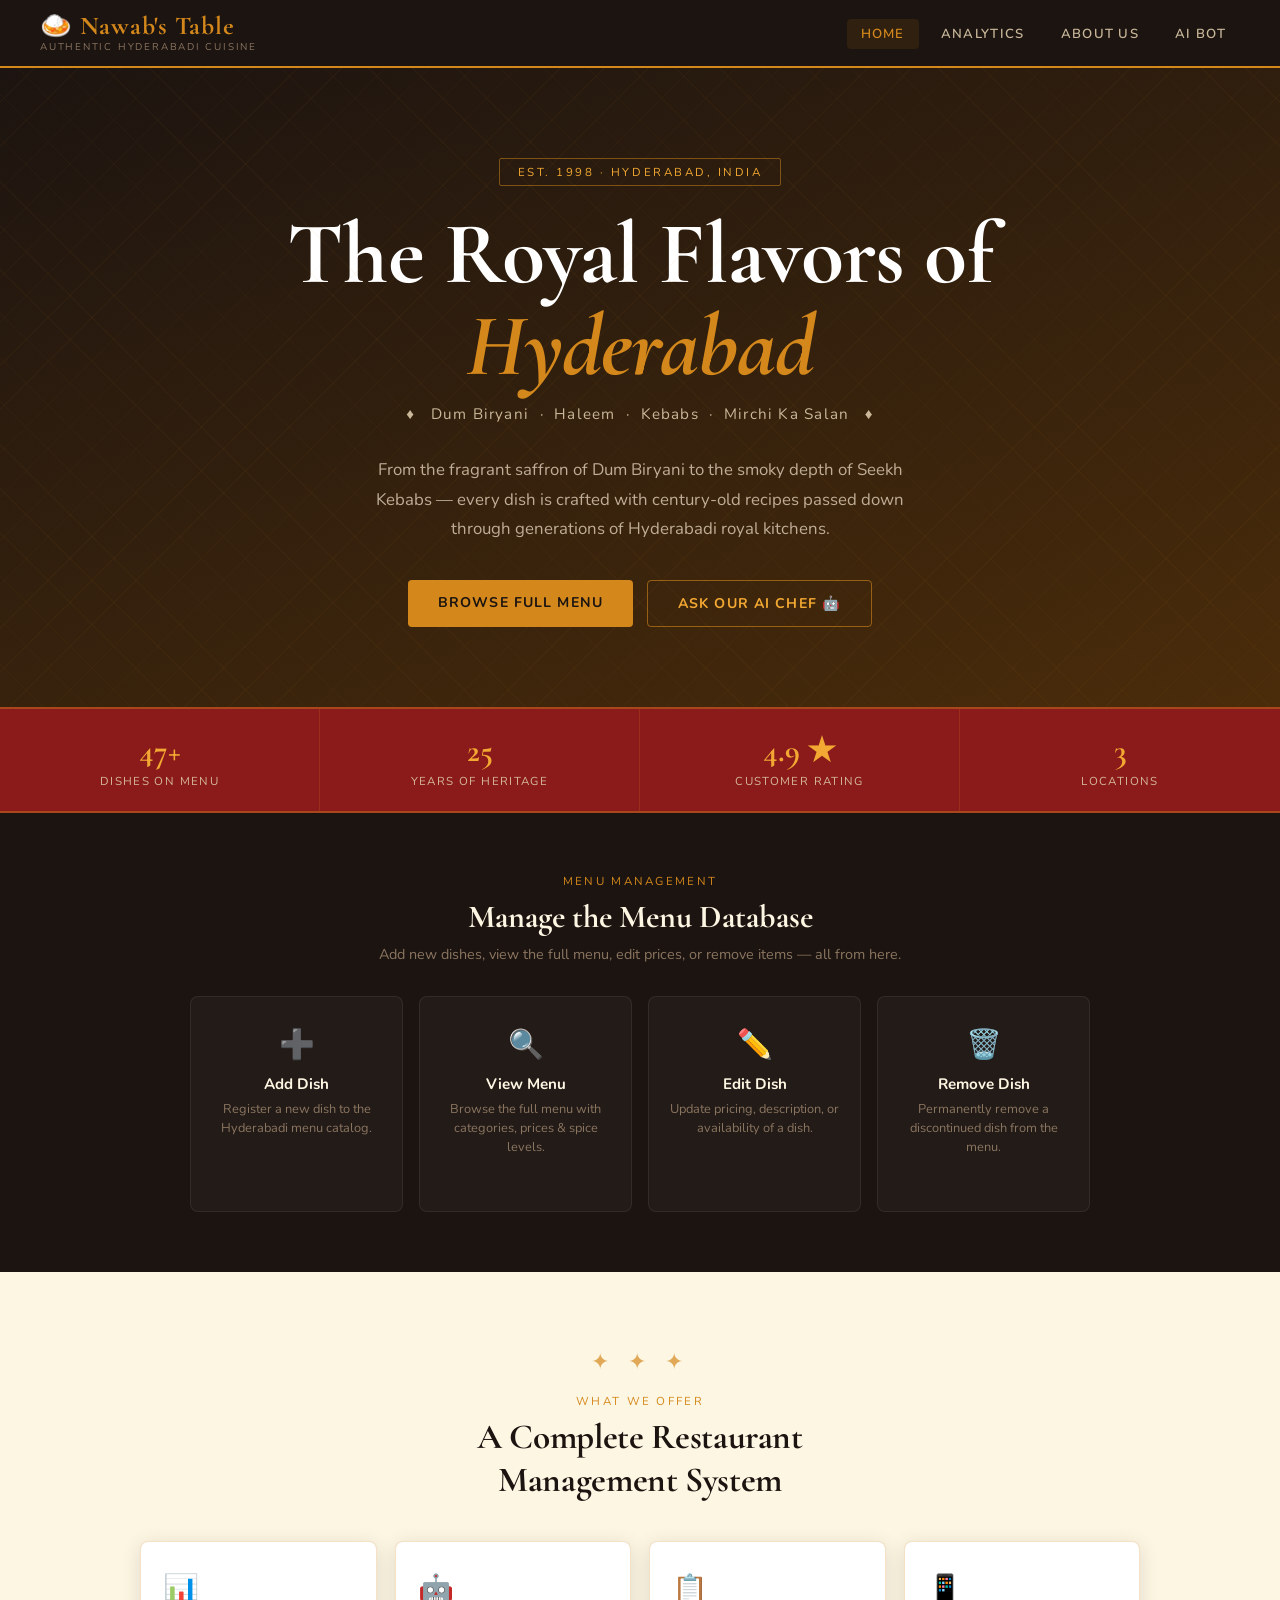
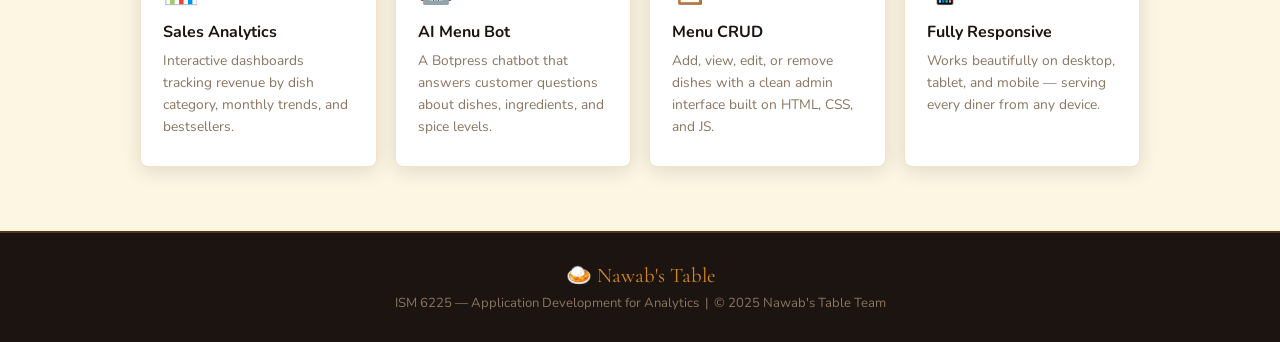
<file: index.html>
<!DOCTYPE html>
<html lang="en">
<head>
  <meta charset="UTF-8" />
  <meta name="viewport" content="width=device-width, initial-scale=1.0"/>
  <title>Nawab's Table | Authentic Hyderabadi Cuisine</title>
  <link rel="stylesheet" href="style.css" />
</head>
<body>

  <!-- ===== NAVBAR ===== -->
  <nav>
    <a class="nav-logo" href="index.html">
      <span>
        <span class="logo-text">🍛 Nawab's Table</span>
        <span class="logo-sub">Authentic Hyderabadi Cuisine</span>
      </span>
    </a>
    <ul>
      <li><a href="index.html" class="active">Home</a></li>
      <li><a href="charts.html">Analytics</a></li>
      <li><a href="about.html">About Us</a></li>
      <li><a href="mybot.html">AI Bot</a></li>
    </ul>
  </nav>

  <!-- ===== HERO ===== -->
  <section class="hero">
    <div class="hero-tag">Est. 1998 · Hyderabad, India</div>
    <h1>The Royal Flavors of<br/><em>Hyderabad</em></h1>
    <p class="tagline">♦ &nbsp; Dum Biryani &nbsp;·&nbsp; Haleem &nbsp;·&nbsp; Kebabs &nbsp;·&nbsp; Mirchi Ka Salan &nbsp; ♦</p>
    <p>
      From the fragrant saffron of Dum Biryani to the smoky depth
      of Seekh Kebabs — every dish is crafted with century-old recipes
      passed down through generations of Hyderabadi royal kitchens.
    </p>
    <div class="hero-btns">
      <a href="read.html" class="btn btn-gold">Browse Full Menu</a>
      <a href="mybot.html" class="btn btn-outline-gold">Ask Our AI Chef 🤖</a>
    </div>
  </section>

  <!-- ===== STATS BAND ===== -->
  <div class="stats-band">
    <div class="stat-item">
      <div class="stat-num">47+</div>
      <div class="stat-label">Dishes on Menu</div>
    </div>
    <div class="stat-item">
      <div class="stat-num">25</div>
      <div class="stat-label">Years of Heritage</div>
    </div>
    <div class="stat-item">
      <div class="stat-num">4.9 ★</div>
      <div class="stat-label">Customer Rating</div>
    </div>
    <div class="stat-item">
      <div class="stat-num">3</div>
      <div class="stat-label">Locations</div>
    </div>
  </div>

  <!-- ===== CRUD BUTTONS ===== -->
  <section class="crud-section">
    <div class="sec-label">Menu Management</div>
    <h2>Manage the Menu Database</h2>
    <p>Add new dishes, view the full menu, edit prices, or remove items — all from here.</p>
    <div class="crud-grid">
      <a href="create.html" class="crud-card">
        <div class="c-icon">➕</div>
        <h3>Add Dish</h3>
        <p>Register a new dish to the Hyderabadi menu catalog.</p>
      </a>
      <a href="read.html" class="crud-card">
        <div class="c-icon">🔍</div>
        <h3>View Menu</h3>
        <p>Browse the full menu with categories, prices & spice levels.</p>
      </a>
      <a href="update.html" class="crud-card">
        <div class="c-icon">✏️</div>
        <h3>Edit Dish</h3>
        <p>Update pricing, description, or availability of a dish.</p>
      </a>
      <a href="delete.html" class="crud-card">
        <div class="c-icon">🗑️</div>
        <h3>Remove Dish</h3>
        <p>Permanently remove a discontinued dish from the menu.</p>
      </a>
    </div>
  </section>

  <!-- ===== FEATURES ===== -->
  <section class="section" style="background: var(--cream);">
    <div class="ornament">✦ ✦ ✦</div>
    <div style="text-align:center; margin-bottom: 40px; margin-top: 16px;">
      <div class="sec-label">What We Offer</div>
      <div class="sec-title" style="text-align:center">A Complete Restaurant<br/>Management System</div>
    </div>
    <div class="feat-grid" style="max-width:1000px; margin:0 auto;">
      <div class="feat-card">
        <div class="icon">📊</div>
        <h3>Sales Analytics</h3>
        <p>Interactive dashboards tracking revenue by dish category, monthly trends, and bestsellers.</p>
      </div>
      <div class="feat-card">
        <div class="icon">🤖</div>
        <h3>AI Menu Bot</h3>
        <p>A Botpress chatbot that answers customer questions about dishes, ingredients, and spice levels.</p>
      </div>
      <div class="feat-card">
        <div class="icon">📋</div>
        <h3>Menu CRUD</h3>
        <p>Add, view, edit, or remove dishes with a clean admin interface built on HTML, CSS, and JS.</p>
      </div>
      <div class="feat-card">
        <div class="icon">📱</div>
        <h3>Fully Responsive</h3>
        <p>Works beautifully on desktop, tablet, and mobile — serving every diner from any device.</p>
      </div>
    </div>
  </section>

  <!-- ===== FOOTER ===== -->
  <footer>
    <div class="footer-logo">🍛 Nawab's Table</div>
    <p>ISM 6225 — Application Development for Analytics &nbsp;|&nbsp; © 2025 Nawab's Table Team</p>
  </footer>

</body>
</html>
</file>
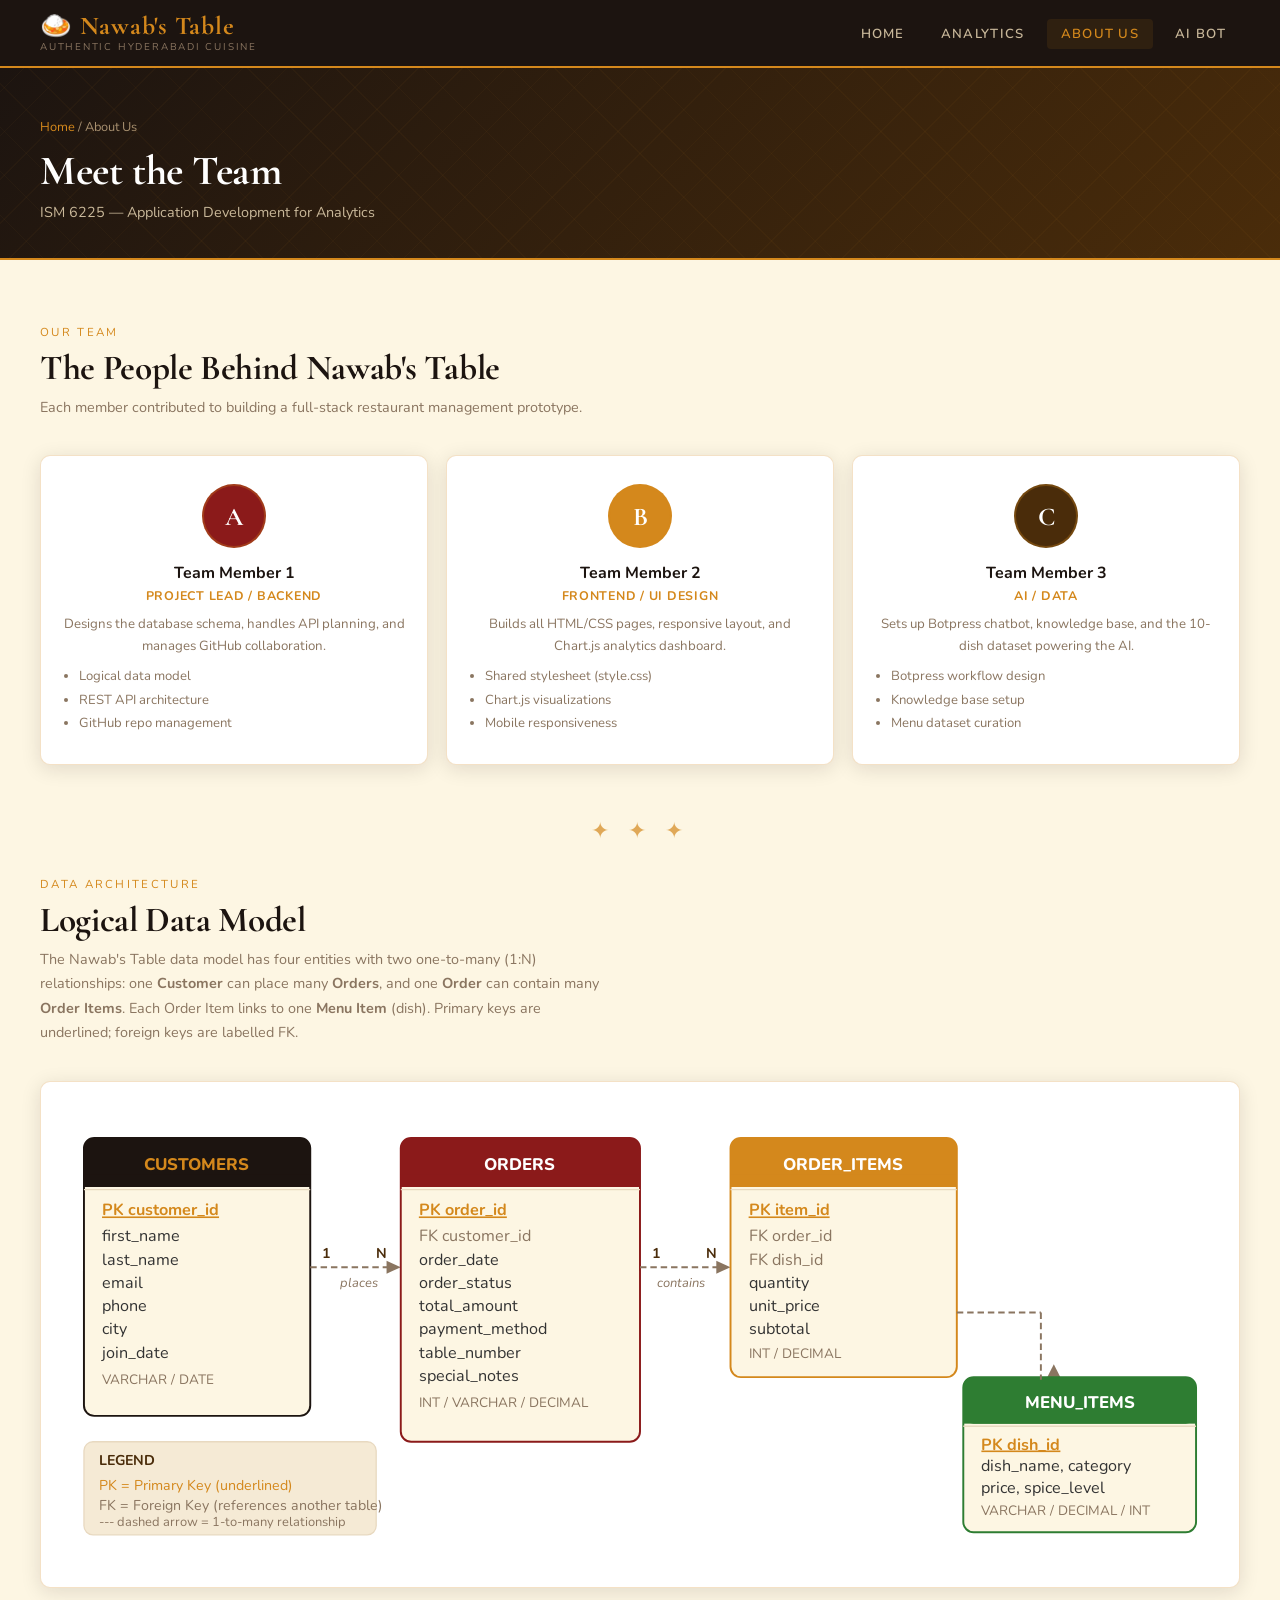
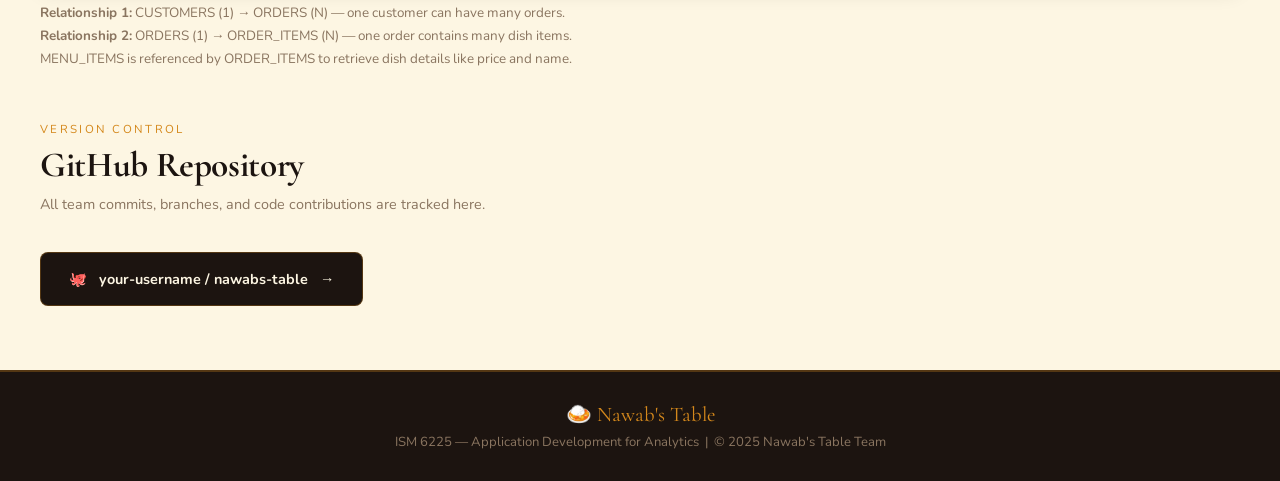
<file: about.html>
<!DOCTYPE html>
<html lang="en">
<head>
  <meta charset="UTF-8"/>
  <meta name="viewport" content="width=device-width, initial-scale=1.0"/>
  <title>Nawab's Table | About Us</title>
  <link rel="stylesheet" href="style.css"/>
</head>
<body>

  <nav>
    <a class="nav-logo" href="index.html">
      <span>
        <span class="logo-text">🍛 Nawab's Table</span>
        <span class="logo-sub">Authentic Hyderabadi Cuisine</span>
      </span>
    </a>
    <ul>
      <li><a href="index.html">Home</a></li>
      <li><a href="charts.html">Analytics</a></li>
      <li><a href="about.html" class="active">About Us</a></li>
      <li><a href="mybot.html">AI Bot</a></li>
    </ul>
  </nav>

  <div class="page-header">
    <div class="breadcrumb"><a href="index.html">Home</a> / About Us</div>
    <h1>Meet the Team</h1>
    <p style="color:#c9b89a;margin-top:6px;font-size:0.9rem;">ISM 6225 — Application Development for Analytics</p>
  </div>

  <div class="section">

    <!-- ===== TEAM MEMBERS ===== -->
    <div class="sec-label">Our Team</div>
    <div class="sec-title">The People Behind Nawab's Table</div>
    <p class="sec-sub">Each member contributed to building a full-stack restaurant management prototype.</p>

    <div class="team-grid">
      <div class="team-card">
        <div class="avatar" style="background:var(--deep-red);">A</div>
        <h3>Team Member 1</h3>
        <div class="role">Project Lead / Backend</div>
        <p>Designs the database schema, handles API planning, and manages GitHub collaboration.</p>
        <ul>
          <li>Logical data model</li>
          <li>REST API architecture</li>
          <li>GitHub repo management</li>
        </ul>
      </div>
      <div class="team-card">
        <div class="avatar" style="background:var(--saffron);">B</div>
        <h3>Team Member 2</h3>
        <div class="role">Frontend / UI Design</div>
        <p>Builds all HTML/CSS pages, responsive layout, and Chart.js analytics dashboard.</p>
        <ul>
          <li>Shared stylesheet (style.css)</li>
          <li>Chart.js visualizations</li>
          <li>Mobile responsiveness</li>
        </ul>
      </div>
      <div class="team-card">
        <div class="avatar" style="background:var(--brown);">C</div>
        <h3>Team Member 3</h3>
        <div class="role">AI / Data</div>
        <p>Sets up Botpress chatbot, knowledge base, and the 10-dish dataset powering the AI.</p>
        <ul>
          <li>Botpress workflow design</li>
          <li>Knowledge base setup</li>
          <li>Menu dataset curation</li>
        </ul>
      </div>
    </div>

    <!-- ===== LOGICAL DATA MODEL ===== -->
    <div class="ornament">✦ ✦ ✦</div>
    <div style="margin-top:30px;">
      <div class="sec-label">Data Architecture</div>
      <div class="sec-title">Logical Data Model</div>
      <p class="sec-sub">
        The Nawab's Table data model has four entities with two one-to-many (1:N) relationships:
        one <strong>Customer</strong> can place many <strong>Orders</strong>,
        and one <strong>Order</strong> can contain many <strong>Order Items</strong>.
        Each Order Item links to one <strong>Menu Item</strong> (dish).
        Primary keys are underlined; foreign keys are labelled FK.
      </p>

      <!-- INLINE SVG DATA MODEL — no external image needed -->
      <div style="background:white;border:1px solid var(--border);border-radius:10px;padding:30px;box-shadow:var(--shadow);overflow-x:auto;">
        <svg viewBox="0 0 880 340" xmlns="http://www.w3.org/2000/svg"
             style="width:100%;min-width:620px;font-family:'Nunito',sans-serif;font-size:12.5px;">

          <!-- ── CUSTOMERS ── -->
          <rect x="10"  y="20" width="175" height="215" rx="8" fill="#FDF6E3" stroke="#1C1410" stroke-width="1.5"/>
          <rect x="10"  y="20" width="175" height="38"  rx="8" fill="#1C1410"/>
          <rect x="10"  y="48" width="175" height="10" fill="#1C1410"/>
          <text x="97"  y="45" text-anchor="middle" fill="#D4881C" font-weight="800" font-size="13">CUSTOMERS</text>
          <line x1="10" y1="60" x2="185" y2="60" stroke="#e8d9c0" stroke-width="1"/>

          <text x="24" y="80"  fill="#D4881C" font-weight="700" text-decoration="underline">PK  customer_id</text>
          <text x="24" y="100" fill="#333">first_name</text>
          <text x="24" y="118" fill="#333">last_name</text>
          <text x="24" y="136" fill="#333">email</text>
          <text x="24" y="154" fill="#333">phone</text>
          <text x="24" y="172" fill="#333">city</text>
          <text x="24" y="190" fill="#333">join_date</text>
          <text x="24" y="210" fill="#8A7560" font-size="10.5">VARCHAR / DATE</text>

          <!-- Relationship label: Customers → Orders -->
          <line x1="185" y1="120" x2="248" y2="120" stroke="#8A7560" stroke-width="1.5" stroke-dasharray="5,3"/>
          <polygon points="244,115 255,120 244,125" fill="#8A7560"/>
          <text x="194" y="113" fill="#4A2C0A" font-size="11" font-weight="700">1</text>
          <text x="236" y="113" fill="#4A2C0A" font-size="11" font-weight="700">N</text>
          <text x="208"  y="135" fill="#8A7560" font-size="10" font-style="italic">places</text>

          <!-- ── ORDERS ── -->
          <rect x="255"  y="20" width="185" height="235" rx="8" fill="#FDF6E3" stroke="#8B1A1A" stroke-width="1.5"/>
          <rect x="255"  y="20" width="185" height="38"  rx="8" fill="#8B1A1A"/>
          <rect x="255"  y="48" width="185" height="10" fill="#8B1A1A"/>
          <text x="347"  y="45" text-anchor="middle" fill="white" font-weight="800" font-size="13">ORDERS</text>
          <line x1="255" y1="60" x2="440" y2="60" stroke="#e8d9c0" stroke-width="1"/>

          <text x="269" y="80"  fill="#D4881C" font-weight="700" text-decoration="underline">PK  order_id</text>
          <text x="269" y="100" fill="#8A7560">FK  customer_id</text>
          <text x="269" y="118" fill="#333">order_date</text>
          <text x="269" y="136" fill="#333">order_status</text>
          <text x="269" y="154" fill="#333">total_amount</text>
          <text x="269" y="172" fill="#333">payment_method</text>
          <text x="269" y="190" fill="#333">table_number</text>
          <text x="269" y="208" fill="#333">special_notes</text>
          <text x="269" y="228" fill="#8A7560" font-size="10.5">INT / VARCHAR / DECIMAL</text>

          <!-- Relationship label: Orders → Order_Items -->
          <line x1="440" y1="120" x2="503" y2="120" stroke="#8A7560" stroke-width="1.5" stroke-dasharray="5,3"/>
          <polygon points="499,115 510,120 499,125" fill="#8A7560"/>
          <text x="449" y="113" fill="#4A2C0A" font-size="11" font-weight="700">1</text>
          <text x="491" y="113" fill="#4A2C0A" font-size="11" font-weight="700">N</text>
          <text x="453"  y="135" fill="#8A7560" font-size="10" font-style="italic">contains</text>

          <!-- ── ORDER_ITEMS ── -->
          <rect x="510"  y="20" width="175" height="185" rx="8" fill="#FDF6E3" stroke="#D4881C" stroke-width="1.5"/>
          <rect x="510"  y="20" width="175" height="38"  rx="8" fill="#D4881C"/>
          <rect x="510"  y="48" width="175" height="10" fill="#D4881C"/>
          <text x="597"  y="45" text-anchor="middle" fill="white" font-weight="800" font-size="13">ORDER_ITEMS</text>
          <line x1="510" y1="60" x2="685" y2="60" stroke="#e8d9c0" stroke-width="1"/>

          <text x="524" y="80"  fill="#D4881C" font-weight="700" text-decoration="underline">PK  item_id</text>
          <text x="524" y="100" fill="#8A7560">FK  order_id</text>
          <text x="524" y="118" fill="#8A7560">FK  dish_id</text>
          <text x="524" y="136" fill="#333">quantity</text>
          <text x="524" y="154" fill="#333">unit_price</text>
          <text x="524" y="172" fill="#333">subtotal</text>
          <text x="524" y="190" fill="#8A7560" font-size="10.5">INT / DECIMAL</text>

          <!-- Relationship label: Menu_Items → Order_Items (vertical) -->
          <line x1="760" y1="207" x2="760" y2="260" stroke="#8A7560" stroke-width="1.5" stroke-dasharray="5,3"/>
          <polygon points="755,205 760,195 765,205" fill="#8A7560"/>
          <text x="765" y="240" fill="#4A2C0A" font-size="11" font-weight="700">1</text>
          <text x="765" y="265" fill="#4A2C0A" font-size="11" font-weight="700">N</text>
          <text x="768" y="255" fill="#8A7560" font-size="10" font-style="italic">ref</text>

          <!-- ── MENU_ITEMS (dishes) ── -->
          <rect x="690"  y="205" width="180" height="120" rx="8" fill="#FDF6E3" stroke="#2E7D32" stroke-width="1.5"/>
          <rect x="690"  y="205" width="180" height="36"  rx="8" fill="#2E7D32"/>
          <rect x="690"  y="231" width="180" height="10" fill="#2E7D32"/>
          <text x="780"  y="229" text-anchor="middle" fill="white" font-weight="800" font-size="13">MENU_ITEMS</text>
          <line x1="690" y1="243" x2="870" y2="243" stroke="#e8d9c0" stroke-width="1"/>

          <text x="704" y="261" fill="#D4881C" font-weight="700" text-decoration="underline">PK  dish_id</text>
          <text x="704" y="278" fill="#333">dish_name, category</text>
          <text x="704" y="295" fill="#333">price, spice_level</text>
          <text x="704" y="312" fill="#8A7560" font-size="10.5">VARCHAR / DECIMAL / INT</text>

          <!-- FK arrow from Order_Items to Menu_Items (horizontal) -->
          <line x1="685" y1="155" x2="750" y2="155" stroke="#8A7560" stroke-width="1.5" stroke-dasharray="5,3"/>
          <line x1="750" y1="155" x2="750" y2="207" stroke="#8A7560" stroke-width="1.5" stroke-dasharray="5,3"/>

          <!-- ── LEGEND ── -->
          <rect x="10"  y="255" width="226" height="72" rx="7" fill="#f5ead5" stroke="#e8d9c0"/>
          <text x="22" y="273" fill="#4A2C0A" font-weight="700" font-size="11">LEGEND</text>
          <text x="22" y="292" fill="#D4881C" font-size="11">PK = Primary Key (underlined)</text>
          <text x="22" y="308" fill="#8A7560" font-size="11">FK = Foreign Key (references another table)</text>
          <text x="22" y="320" fill="#8A7560" font-size="10">--- dashed arrow = 1-to-many relationship</text>
        </svg>
      </div>

      <p style="margin-top:14px;font-size:0.84rem;color:var(--muted);line-height:1.7;">
        <strong>Relationship 1:</strong> CUSTOMERS (1) → ORDERS (N) — one customer can have many orders.<br/>
        <strong>Relationship 2:</strong> ORDERS (1) → ORDER_ITEMS (N) — one order contains many dish items.<br/>
        MENU_ITEMS is referenced by ORDER_ITEMS to retrieve dish details like price and name.
      </p>
    </div>

    <!-- ===== GITHUB LINK ===== -->
    <div style="margin-top:50px;">
      <div class="sec-label">Version Control</div>
      <div class="sec-title">GitHub Repository</div>
      <p class="sec-sub">All team commits, branches, and code contributions are tracked here.</p>
      <a href="https://github.com/your-username/nawabs-table"
         target="_blank"
         style="display:inline-flex;align-items:center;gap:12px;
                background:var(--charcoal);border:1px solid rgba(212,136,28,0.3);
                border-radius:8px;padding:16px 28px;text-decoration:none;
                color:var(--cream);font-weight:700;font-size:0.9rem;
                transition:border-color 0.2s;">
        🐙 &nbsp; your-username / nawabs-table &nbsp; →
      </a>
    </div>

  </div>

  <footer>
    <div class="footer-logo">🍛 Nawab's Table</div>
    <p>ISM 6225 — Application Development for Analytics &nbsp;|&nbsp; © 2025 Nawab's Table Team</p>
  </footer>

</body>
</html>
</file>
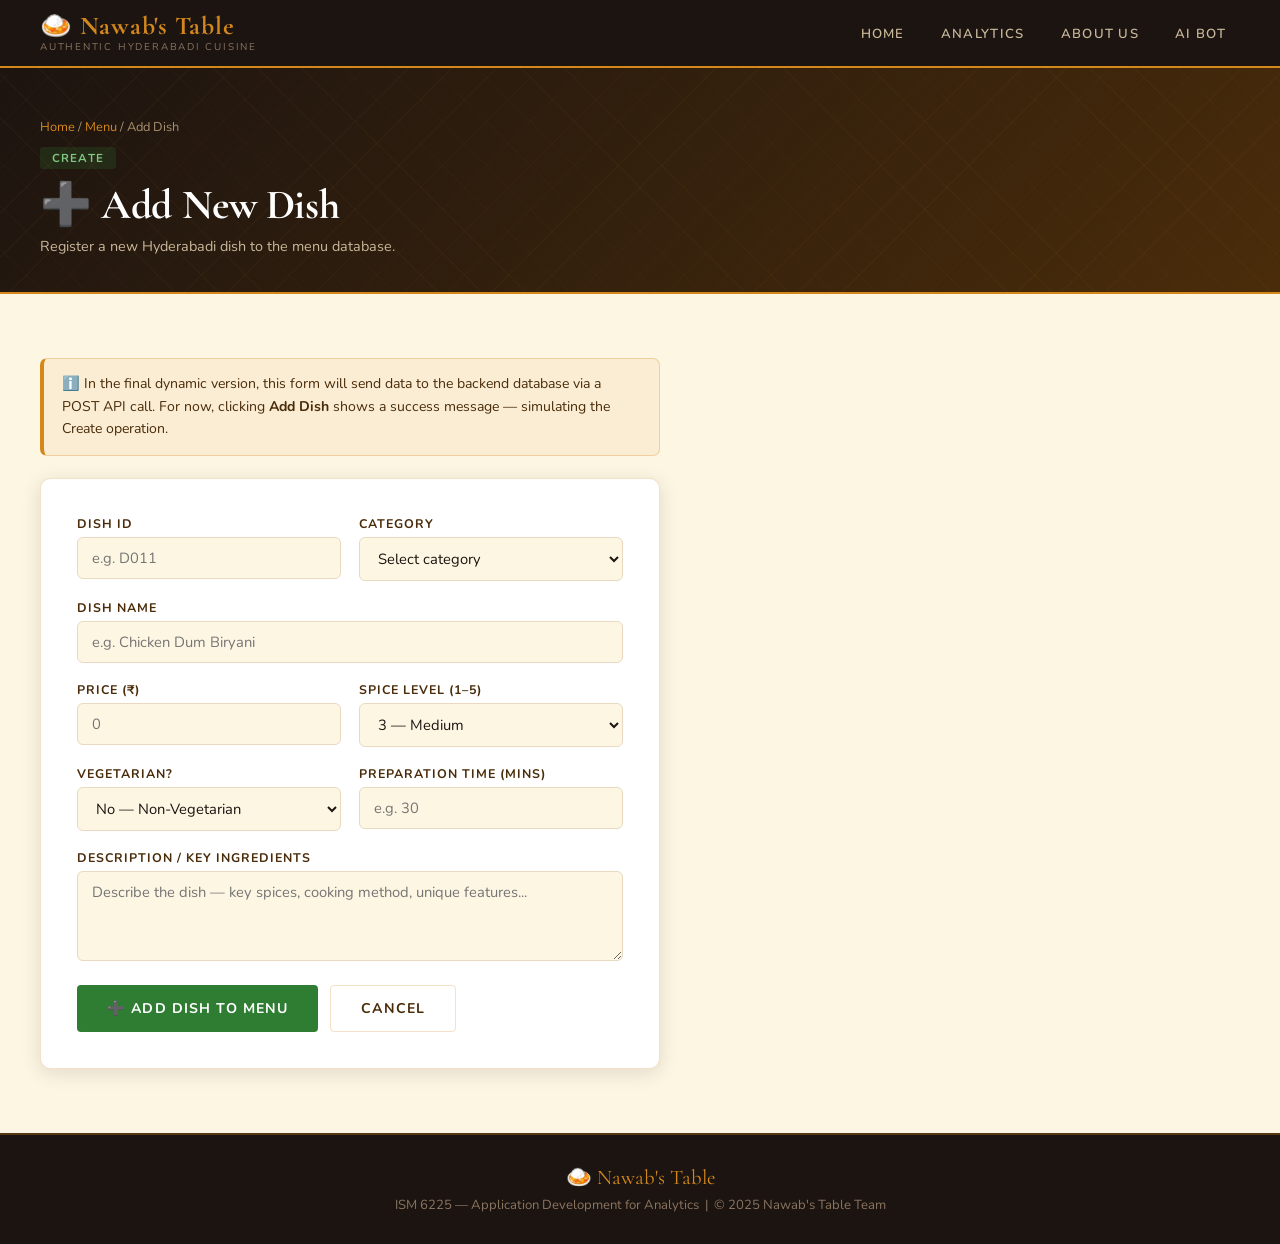
<file: create.html>
<!DOCTYPE html>
<html lang="en">
<head>
  <meta charset="UTF-8"/>
  <meta name="viewport" content="width=device-width, initial-scale=1.0"/>
  <title>Nawab's Table | Add New Dish</title>
  <link rel="stylesheet" href="style.css"/>
</head>
<body>

  <nav>
    <a class="nav-logo" href="index.html">
      <span>
        <span class="logo-text">🍛 Nawab's Table</span>
        <span class="logo-sub">Authentic Hyderabadi Cuisine</span>
      </span>
    </a>
    <ul>
      <li><a href="index.html">Home</a></li>
      <li><a href="charts.html">Analytics</a></li>
      <li><a href="about.html">About Us</a></li>
      <li><a href="mybot.html">AI Bot</a></li>
    </ul>
  </nav>

  <div class="page-header">
    <div class="breadcrumb"><a href="index.html">Home</a> / <a href="read.html">Menu</a> / Add Dish</div>
    <span class="badge badge-create">CREATE</span>
    <h1>➕ Add New Dish</h1>
    <p style="color:#c9b89a;margin-top:6px;font-size:0.9rem;">Register a new Hyderabadi dish to the menu database.</p>
  </div>

  <div class="section" style="max-width:700px;">

    <div class="info-box">
      ℹ️ In the final dynamic version, this form will send data to the backend database via a POST API call. For now, clicking <strong>Add Dish</strong> shows a success message — simulating the Create operation.
    </div>

    <div class="form-card">
      <div class="form-grid-2">

        <div class="form-group">
          <label>Dish ID</label>
          <input type="text" placeholder="e.g. D011" />
        </div>

        <div class="form-group">
          <label>Category</label>
          <select>
            <option value="">Select category</option>
            <option>Biryani</option>
            <option>Curry</option>
            <option>Kebab</option>
            <option>Starter</option>
            <option>Dessert</option>
            <option>Drink</option>
          </select>
        </div>

        <div class="form-group span2">
          <label>Dish Name</label>
          <input type="text" placeholder="e.g. Chicken Dum Biryani" />
        </div>

        <div class="form-group">
          <label>Price (₹)</label>
          <input type="number" placeholder="0" min="0" />
        </div>

        <div class="form-group">
          <label>Spice Level (1–5)</label>
          <select>
            <option value="1">1 — Very Mild</option>
            <option value="2">2 — Mild</option>
            <option value="3" selected>3 — Medium</option>
            <option value="4">4 — Hot</option>
            <option value="5">5 — Extra Hot</option>
          </select>
        </div>

        <div class="form-group">
          <label>Vegetarian?</label>
          <select>
            <option value="no">No — Non-Vegetarian</option>
            <option value="yes">Yes — Vegetarian</option>
          </select>
        </div>

        <div class="form-group">
          <label>Preparation Time (mins)</label>
          <input type="number" placeholder="e.g. 30" min="1" />
        </div>

        <div class="form-group span2">
          <label>Description / Key Ingredients</label>
          <textarea placeholder="Describe the dish — key spices, cooking method, unique features..."></textarea>
        </div>

      </div>

      <div class="form-actions">
        <button class="btn btn-create" onclick="handleAdd()">➕ Add Dish to Menu</button>
        <a href="read.html" class="btn btn-outline-gold" style="color:var(--brown);border-color:var(--border);">Cancel</a>
      </div>

      <div class="success-msg" id="successMsg">
        ✅ Dish added successfully! Redirecting to menu...
      </div>
    </div>

  </div>

  <footer>
    <div class="footer-logo">🍛 Nawab's Table</div>
    <p>ISM 6225 — Application Development for Analytics &nbsp;|&nbsp; © 2025 Nawab's Table Team</p>
  </footer>

  <script>
    function handleAdd() {
      document.getElementById('successMsg').style.display = 'block';
      setTimeout(() => { window.location.href = 'read.html'; }, 2000);
    }
  </script>

</body>
</html>
</file>
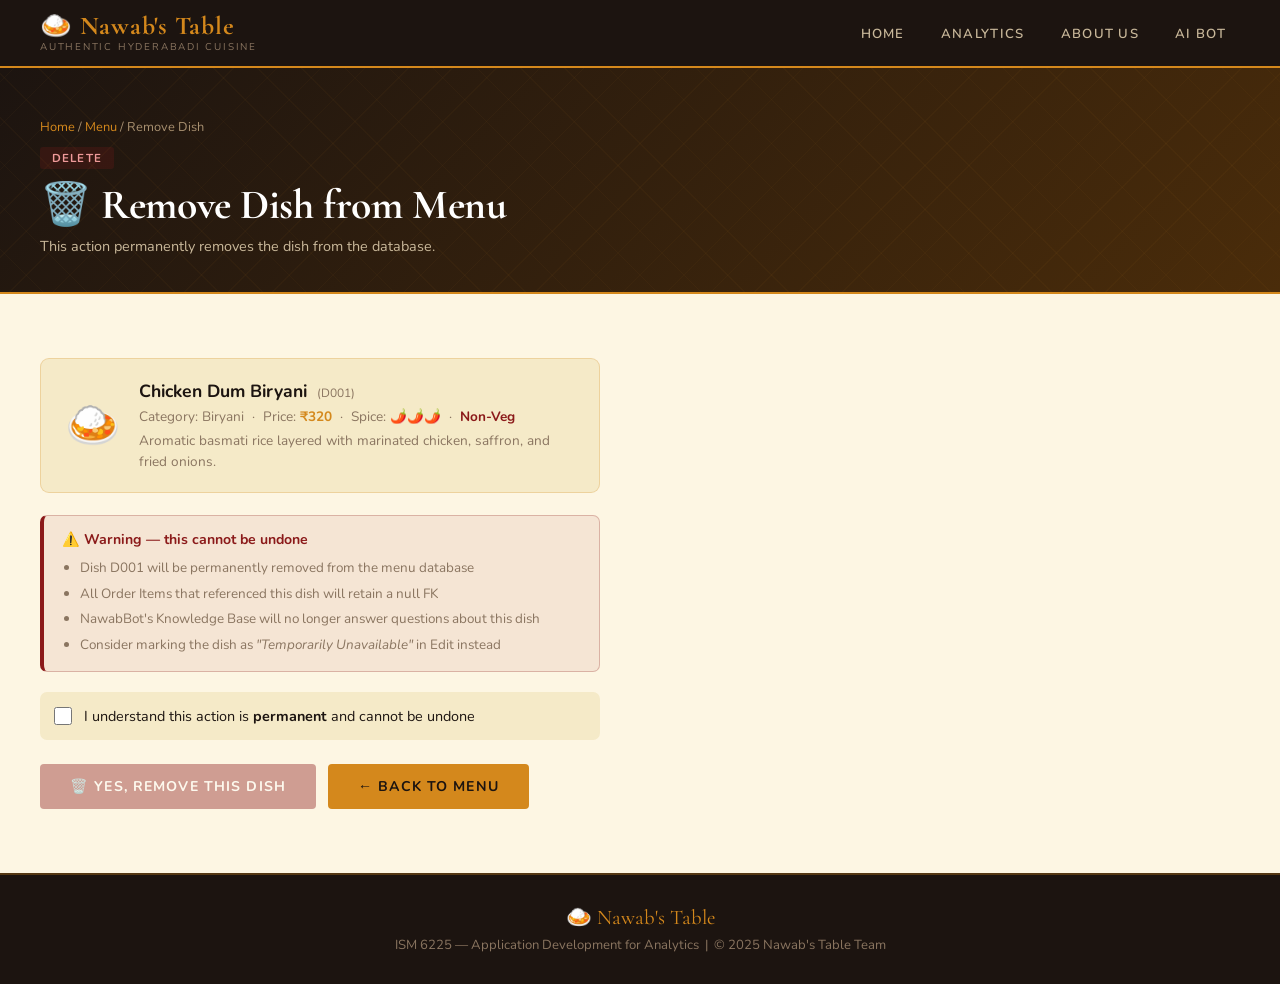
<file: delete.html>
<!DOCTYPE html>
<html lang="en">
<head>
  <meta charset="UTF-8"/>
  <meta name="viewport" content="width=device-width, initial-scale=1.0"/>
  <title>Nawab's Table | Remove Dish</title>
  <link rel="stylesheet" href="style.css"/>
  <style>
    .dish-preview {
      background: var(--cream-dk);
      border: 1px solid var(--border);
      border-radius: 9px;
      padding: 20px 24px;
      margin-bottom: 22px;
      display: flex;
      gap: 18px;
      align-items: center;
    }
    .dish-preview .dish-icon { font-size: 2.8rem; }
    .dish-preview .dish-info h3 { font-size: 1.1rem; font-weight: 700; margin-bottom: 4px; }
    .dish-preview .dish-info p  { color: var(--muted); font-size: 0.85rem; line-height: 1.5; }
    .confirm-row {
      display: flex; align-items: center; gap: 12px; margin-bottom: 22px;
      padding: 14px; background: var(--cream-dk); border-radius: 7px;
    }
    .confirm-row input[type="checkbox"] {
      width: 18px; height: 18px; cursor: pointer;
      accent-color: var(--deep-red);
    }
    .confirm-row label { font-size: 0.9rem; color: var(--charcoal); cursor: pointer; }
    .btn-delete-real {
      background: var(--deep-red);
      color: white;
      opacity: 0.4;
      pointer-events: none;
      transition: all 0.2s;
    }
    .btn-delete-real.active {
      opacity: 1;
      pointer-events: auto;
    }
    .btn-delete-real.active:hover { background: #A52020; transform: translateY(-2px); }
    .deleted-msg {
      display: none;
      background: rgba(139,26,26,0.08);
      border: 1px solid rgba(139,26,26,0.25);
      border-radius: 7px;
      padding: 13px 18px;
      color: var(--deep-red);
      margin-top: 14px;
      font-weight: 600;
      font-size: 0.9rem;
    }
  </style>
</head>
<body>

  <nav>
    <a class="nav-logo" href="index.html">
      <span>
        <span class="logo-text">🍛 Nawab's Table</span>
        <span class="logo-sub">Authentic Hyderabadi Cuisine</span>
      </span>
    </a>
    <ul>
      <li><a href="index.html">Home</a></li>
      <li><a href="charts.html">Analytics</a></li>
      <li><a href="about.html">About Us</a></li>
      <li><a href="mybot.html">AI Bot</a></li>
    </ul>
  </nav>

  <div class="page-header">
    <div class="breadcrumb"><a href="index.html">Home</a> / <a href="read.html">Menu</a> / Remove Dish</div>
    <span class="badge badge-delete">DELETE</span>
    <h1>🗑️ Remove Dish from Menu</h1>
    <p style="color:#c9b89a;margin-top:6px;font-size:0.9rem;">This action permanently removes the dish from the database.</p>
  </div>

  <div class="section" style="max-width:640px;">

    <!-- Dish being deleted -->
    <div class="dish-preview">
      <div class="dish-icon">🍛</div>
      <div class="dish-info">
        <h3>Chicken Dum Biryani &nbsp;<span style="font-size:0.75rem;color:var(--muted);font-weight:400;">(D001)</span></h3>
        <p>
          Category: Biryani &nbsp;·&nbsp;
          Price: <strong style="color:var(--saffron)">₹320</strong> &nbsp;·&nbsp;
          Spice: 🌶️🌶️🌶️ &nbsp;·&nbsp;
          <span style="color:var(--deep-red);font-weight:700;">Non-Veg</span>
        </p>
        <p style="margin-top:4px;">Aromatic basmati rice layered with marinated chicken, saffron, and fried onions.</p>
      </div>
    </div>

    <!-- Warning Box -->
    <div class="danger-box">
      <h4>⚠️ Warning — this cannot be undone</h4>
      <ul>
        <li>Dish D001 will be permanently removed from the menu database</li>
        <li>All Order Items that referenced this dish will retain a null FK</li>
        <li>NawabBot's Knowledge Base will no longer answer questions about this dish</li>
        <li>Consider marking the dish as <em>"Temporarily Unavailable"</em> in Edit instead</li>
      </ul>
    </div>

    <!-- Confirmation checkbox -->
    <div class="confirm-row">
      <input type="checkbox" id="confirmCheck" onchange="toggleDelete(this)"/>
      <label for="confirmCheck">
        I understand this action is <strong>permanent</strong> and cannot be undone
      </label>
    </div>

    <!-- Action buttons -->
    <div class="form-actions">
      <button class="btn btn-delete-real" id="deleteBtn" onclick="handleDelete()">
        🗑️ Yes, Remove This Dish
      </button>
      <a href="read.html" class="btn btn-gold">← Back to Menu</a>
    </div>

    <div class="deleted-msg" id="deletedMsg">
      ✕ Dish D001 (Chicken Dum Biryani) has been removed. Redirecting to menu...
    </div>

  </div>

  <footer>
    <div class="footer-logo">🍛 Nawab's Table</div>
    <p>ISM 6225 — Application Development for Analytics &nbsp;|&nbsp; © 2025 Nawab's Table Team</p>
  </footer>

  <script>
    function toggleDelete(cb) {
      document.getElementById('deleteBtn').classList.toggle('active', cb.checked);
    }
    function handleDelete() {
      document.getElementById('deletedMsg').style.display = 'block';
      document.getElementById('deleteBtn').disabled = true;
      setTimeout(() => { window.location.href = 'read.html'; }, 2500);
    }
  </script>

</body>
</html>
</file>
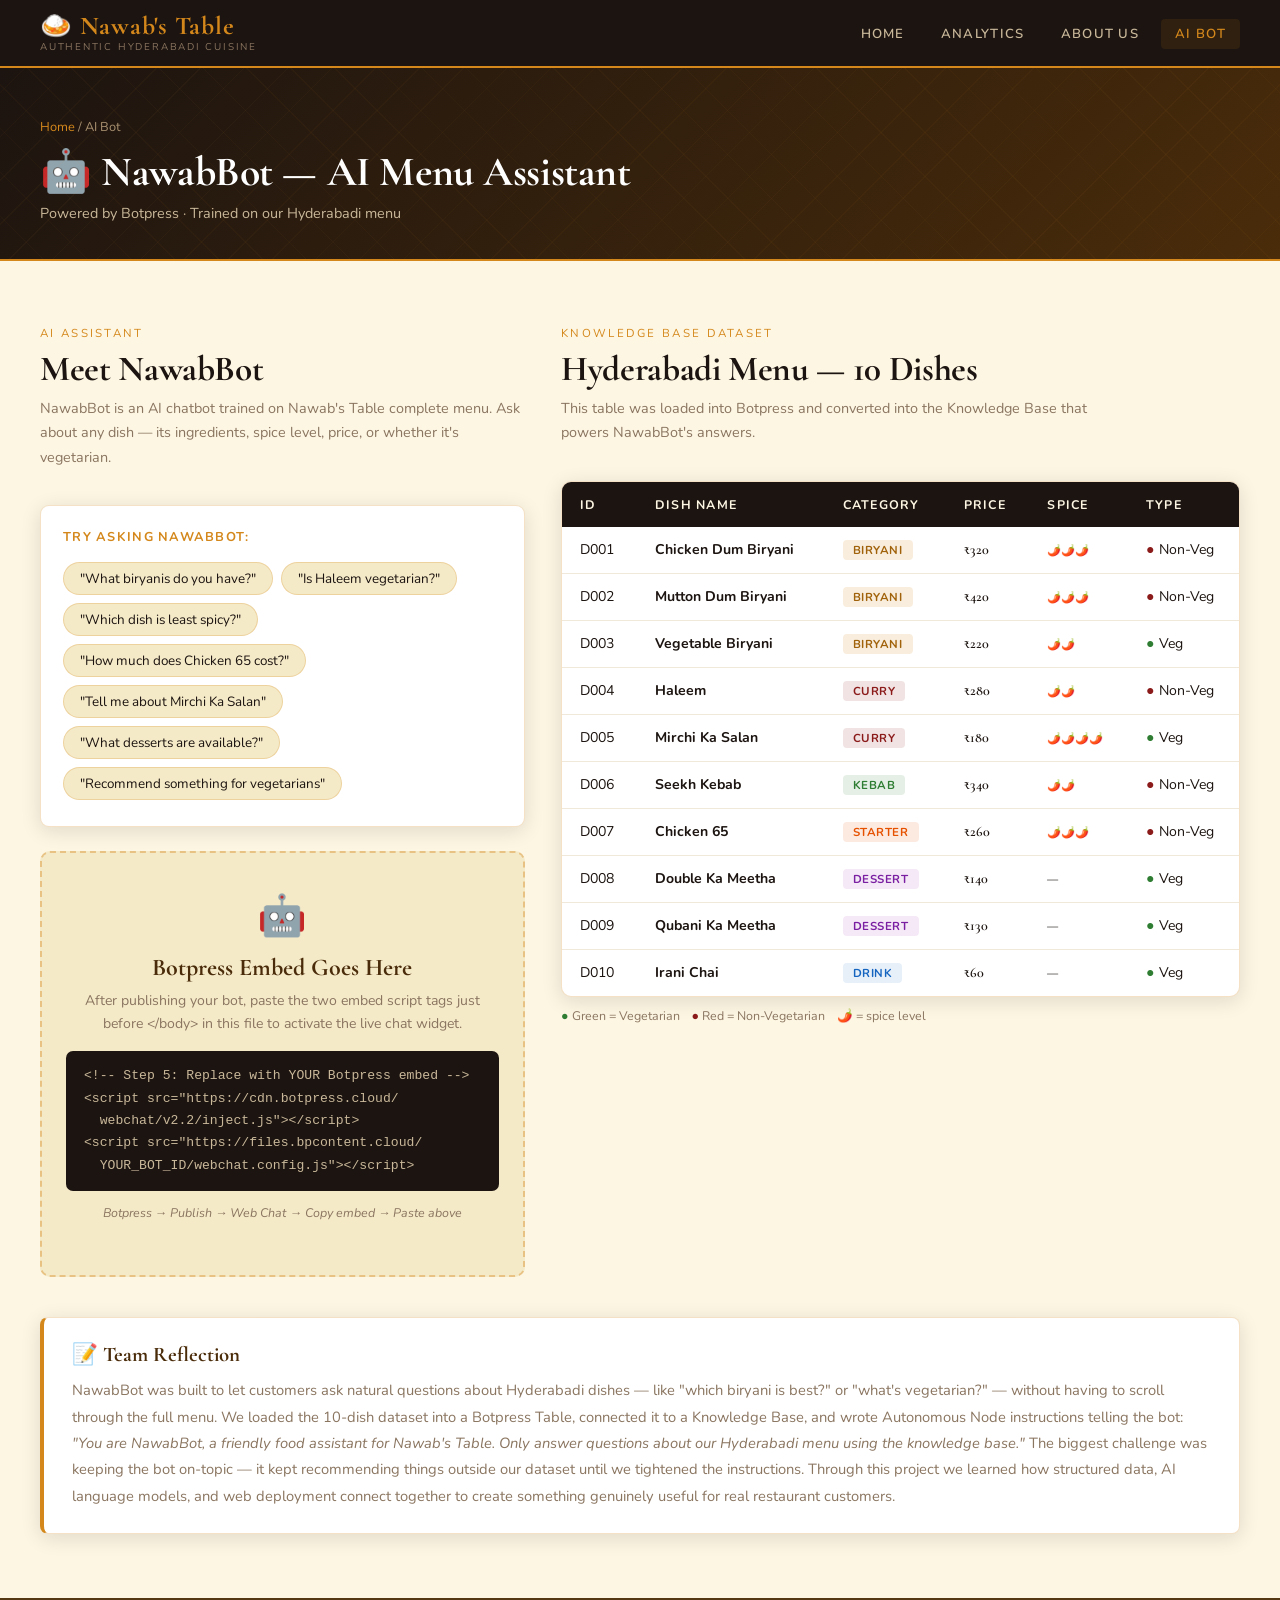
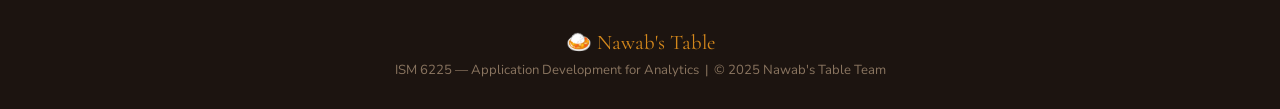
<file: mybot.html>
<!DOCTYPE html>
<html lang="en">
<head>
  <meta charset="UTF-8"/>
  <meta name="viewport" content="width=device-width, initial-scale=1.0"/>
  <title>Nawab's Table | AI Menu Assistant</title>
  <link rel="stylesheet" href="style.css"/>
  <style>
    .q-chip {
      display: inline-block;
      background: var(--cream-dk);
      border: 1px solid var(--border);
      border-radius: 100px;
      padding: 6px 16px;
      font-size: 0.84rem;
      color: var(--charcoal);
      margin: 4px 4px 4px 0;
      cursor: pointer;
      transition: all 0.2s;
    }
    .q-chip:hover { background: rgba(212,136,28,0.12); border-color: var(--saffron); color: var(--brown); }
    .two-col { display: grid; grid-template-columns: 1fr 1.4fr; gap: 36px; align-items: start; }
    @media(max-width:800px){ .two-col { grid-template-columns: 1fr; } }
    .veg-dot   { color: #2E7D32; font-weight: 900; }
    .nonveg-dot{ color: var(--deep-red); font-weight: 900; }
    .spice-bar { display: inline-flex; gap: 2px; }
    .spice-bar span { font-size: 0.7rem; }
    .embed-zone {
      background: var(--cream-dk);
      border: 2px dashed rgba(212,136,28,0.4);
      border-radius: 10px;
      padding: 36px 24px;
      text-align: center;
      margin-top: 24px;
    }
    .embed-zone h3 { font-family:'Cormorant Garamond',serif; font-size:1.5rem; margin-bottom:8px; color:var(--brown); }
    .embed-zone p  { color:var(--muted); font-size:0.88rem; line-height:1.6; max-width:420px; margin:0 auto 16px; }
    .code-block {
      background: var(--charcoal);
      color: #c9b89a;
      border-radius: 7px;
      padding: 14px 18px;
      font-family: monospace;
      font-size: 0.82rem;
      text-align: left;
      line-height: 1.7;
      max-width: 500px;
      margin: 0 auto;
      overflow-x: auto;
    }
    .reflection-card {
      background: var(--white);
      border: 1px solid var(--border);
      border-left: 4px solid var(--saffron);
      border-radius: 8px;
      padding: 24px 28px;
      margin-top: 40px;
      box-shadow: var(--shadow);
    }
    .reflection-card h3 { font-family:'Cormorant Garamond',serif; font-size:1.3rem; margin-bottom:10px; color:var(--brown); }
    .reflection-card p  { color:var(--muted); font-size:0.92rem; line-height:1.8; }
  </style>
</head>
<body>

  <nav>
    <a class="nav-logo" href="index.html">
      <span>
        <span class="logo-text">🍛 Nawab's Table</span>
        <span class="logo-sub">Authentic Hyderabadi Cuisine</span>
      </span>
    </a>
    <ul>
      <li><a href="index.html">Home</a></li>
      <li><a href="charts.html">Analytics</a></li>
      <li><a href="about.html">About Us</a></li>
      <li><a href="mybot.html" class="active">AI Bot</a></li>
    </ul>
  </nav>

  <div class="page-header">
    <div class="breadcrumb"><a href="index.html">Home</a> / AI Bot</div>
    <h1>🤖 NawabBot — AI Menu Assistant</h1>
    <p style="color:#c9b89a;margin-top:6px;font-size:0.9rem;">Powered by Botpress · Trained on our Hyderabadi menu</p>
  </div>

  <div class="section">
    <div class="two-col">

      <!-- LEFT: Bot info -->
      <div>
        <div class="sec-label">AI Assistant</div>
        <div class="sec-title">Meet NawabBot</div>
        <p class="sec-sub">NawabBot is an AI chatbot trained on Nawab's Table complete menu. Ask about any dish — its ingredients, spice level, price, or whether it's vegetarian.</p>

        <div style="background:var(--white);border:1px solid var(--border);border-radius:9px;padding:22px;margin-bottom:20px;box-shadow:var(--shadow);">
          <p style="font-size:0.8rem;text-transform:uppercase;letter-spacing:0.1em;color:var(--saffron);font-weight:700;margin-bottom:12px;">Try asking NawabBot:</p>
          <span class="q-chip">"What biryanis do you have?"</span>
          <span class="q-chip">"Is Haleem vegetarian?"</span>
          <span class="q-chip">"Which dish is least spicy?"</span>
          <span class="q-chip">"How much does Chicken 65 cost?"</span>
          <span class="q-chip">"Tell me about Mirchi Ka Salan"</span>
          <span class="q-chip">"What desserts are available?"</span>
          <span class="q-chip">"Recommend something for vegetarians"</span>
        </div>

        <!-- Embed Zone -->
        <div class="embed-zone">
          <div style="font-size:2.5rem;margin-bottom:10px;">🤖</div>
          <h3>Botpress Embed Goes Here</h3>
          <p>After publishing your bot, paste the two embed script tags just before &lt;/body&gt; in this file to activate the live chat widget.</p>
          <div class="code-block">
&lt;!-- Step 5: Replace with YOUR Botpress embed --&gt;<br/>
&lt;script src="https://cdn.botpress.cloud/<br/>
&nbsp;&nbsp;webchat/v2.2/inject.js"&gt;&lt;/script&gt;<br/>
&lt;script src="https://files.bpcontent.cloud/<br/>
&nbsp;&nbsp;YOUR_BOT_ID/webchat.config.js"&gt;&lt;/script&gt;
          </div>
          <p style="margin-top:12px;font-size:0.78rem;color:var(--muted);font-style:italic;">
            Botpress → Publish → Web Chat → Copy embed → Paste above
          </p>
        </div>
      </div>

      <!-- RIGHT: Dataset table -->
      <div>
        <div class="sec-label">Knowledge Base Dataset</div>
        <div class="sec-title">Hyderabadi Menu — 10 Dishes</div>
        <p class="sec-sub">This table was loaded into Botpress and converted into the Knowledge Base that powers NawabBot's answers.</p>

        <div class="table-wrap">
          <table>
            <thead>
              <tr>
                <th>ID</th>
                <th>Dish Name</th>
                <th>Category</th>
                <th>Price</th>
                <th>Spice</th>
                <th>Type</th>
              </tr>
            </thead>
            <tbody>
              <tr>
                <td>D001</td>
                <td><strong>Chicken Dum Biryani</strong></td>
                <td><span class="tag tag-biryani">Biryani</span></td>
                <td class="price-col">₹320</td>
                <td><span class="spice-bar"><span>🌶️🌶️🌶️</span></span></td>
                <td><span class="nonveg-dot">●</span> Non-Veg</td>
              </tr>
              <tr>
                <td>D002</td>
                <td><strong>Mutton Dum Biryani</strong></td>
                <td><span class="tag tag-biryani">Biryani</span></td>
                <td class="price-col">₹420</td>
                <td><span class="spice-bar"><span>🌶️🌶️🌶️</span></span></td>
                <td><span class="nonveg-dot">●</span> Non-Veg</td>
              </tr>
              <tr>
                <td>D003</td>
                <td><strong>Vegetable Biryani</strong></td>
                <td><span class="tag tag-biryani">Biryani</span></td>
                <td class="price-col">₹220</td>
                <td><span class="spice-bar"><span>🌶️🌶️</span></span></td>
                <td><span class="veg-dot">●</span> Veg</td>
              </tr>
              <tr>
                <td>D004</td>
                <td><strong>Haleem</strong></td>
                <td><span class="tag tag-curry">Curry</span></td>
                <td class="price-col">₹280</td>
                <td><span class="spice-bar"><span>🌶️🌶️</span></span></td>
                <td><span class="nonveg-dot">●</span> Non-Veg</td>
              </tr>
              <tr>
                <td>D005</td>
                <td><strong>Mirchi Ka Salan</strong></td>
                <td><span class="tag tag-curry">Curry</span></td>
                <td class="price-col">₹180</td>
                <td><span class="spice-bar"><span>🌶️🌶️🌶️🌶️</span></span></td>
                <td><span class="veg-dot">●</span> Veg</td>
              </tr>
              <tr>
                <td>D006</td>
                <td><strong>Seekh Kebab</strong></td>
                <td><span class="tag tag-kebab">Kebab</span></td>
                <td class="price-col">₹340</td>
                <td><span class="spice-bar"><span>🌶️🌶️</span></span></td>
                <td><span class="nonveg-dot">●</span> Non-Veg</td>
              </tr>
              <tr>
                <td>D007</td>
                <td><strong>Chicken 65</strong></td>
                <td><span class="tag tag-starter">Starter</span></td>
                <td class="price-col">₹260</td>
                <td><span class="spice-bar"><span>🌶️🌶️🌶️</span></span></td>
                <td><span class="nonveg-dot">●</span> Non-Veg</td>
              </tr>
              <tr>
                <td>D008</td>
                <td><strong>Double Ka Meetha</strong></td>
                <td><span class="tag tag-dessert">Dessert</span></td>
                <td class="price-col">₹140</td>
                <td><span class="spice-bar"><span>—</span></span></td>
                <td><span class="veg-dot">●</span> Veg</td>
              </tr>
              <tr>
                <td>D009</td>
                <td><strong>Qubani Ka Meetha</strong></td>
                <td><span class="tag tag-dessert">Dessert</span></td>
                <td class="price-col">₹130</td>
                <td><span class="spice-bar"><span>—</span></span></td>
                <td><span class="veg-dot">●</span> Veg</td>
              </tr>
              <tr>
                <td>D010</td>
                <td><strong>Irani Chai</strong></td>
                <td><span class="tag tag-drink">Drink</span></td>
                <td class="price-col">₹60</td>
                <td><span class="spice-bar"><span>—</span></span></td>
                <td><span class="veg-dot">●</span> Veg</td>
              </tr>
            </tbody>
          </table>
        </div>

        <p style="margin-top:10px;font-size:0.78rem;color:var(--muted);">
          <span class="veg-dot">●</span> Green = Vegetarian &nbsp;&nbsp; <span class="nonveg-dot">●</span> Red = Non-Vegetarian &nbsp;&nbsp; 🌶️ = spice level
        </p>
      </div>

    </div>

    <!-- REFLECTION -->
    <div class="reflection-card">
      <h3>📝 Team Reflection</h3>
      <p>
        NawabBot was built to let customers ask natural questions about Hyderabadi dishes — like "which biryani is best?" or "what's vegetarian?" — without having to scroll through the full menu. We loaded the 10-dish dataset into a Botpress Table, connected it to a Knowledge Base, and wrote Autonomous Node instructions telling the bot: <em>"You are NawabBot, a friendly food assistant for Nawab's Table. Only answer questions about our Hyderabadi menu using the knowledge base."</em> The biggest challenge was keeping the bot on-topic — it kept recommending things outside our dataset until we tightened the instructions. Through this project we learned how structured data, AI language models, and web deployment connect together to create something genuinely useful for real restaurant customers.
      </p>
    </div>

  </div>

  <footer>
    <div class="footer-logo">🍛 Nawab's Table</div>
    <p>ISM 6225 — Application Development for Analytics &nbsp;|&nbsp; © 2025 Nawab's Table Team</p>
  </footer>

  <!-- Botpress NawabBot Embed -->
  <script src="https://cdn.botpress.cloud/webchat/v3.6/inject.js"></script>
  <script src="https://files.bpcontent.cloud/2026/04/18/19/20260418195252-NP904IL7.js" defer></script>

</body>
</html>
</file>
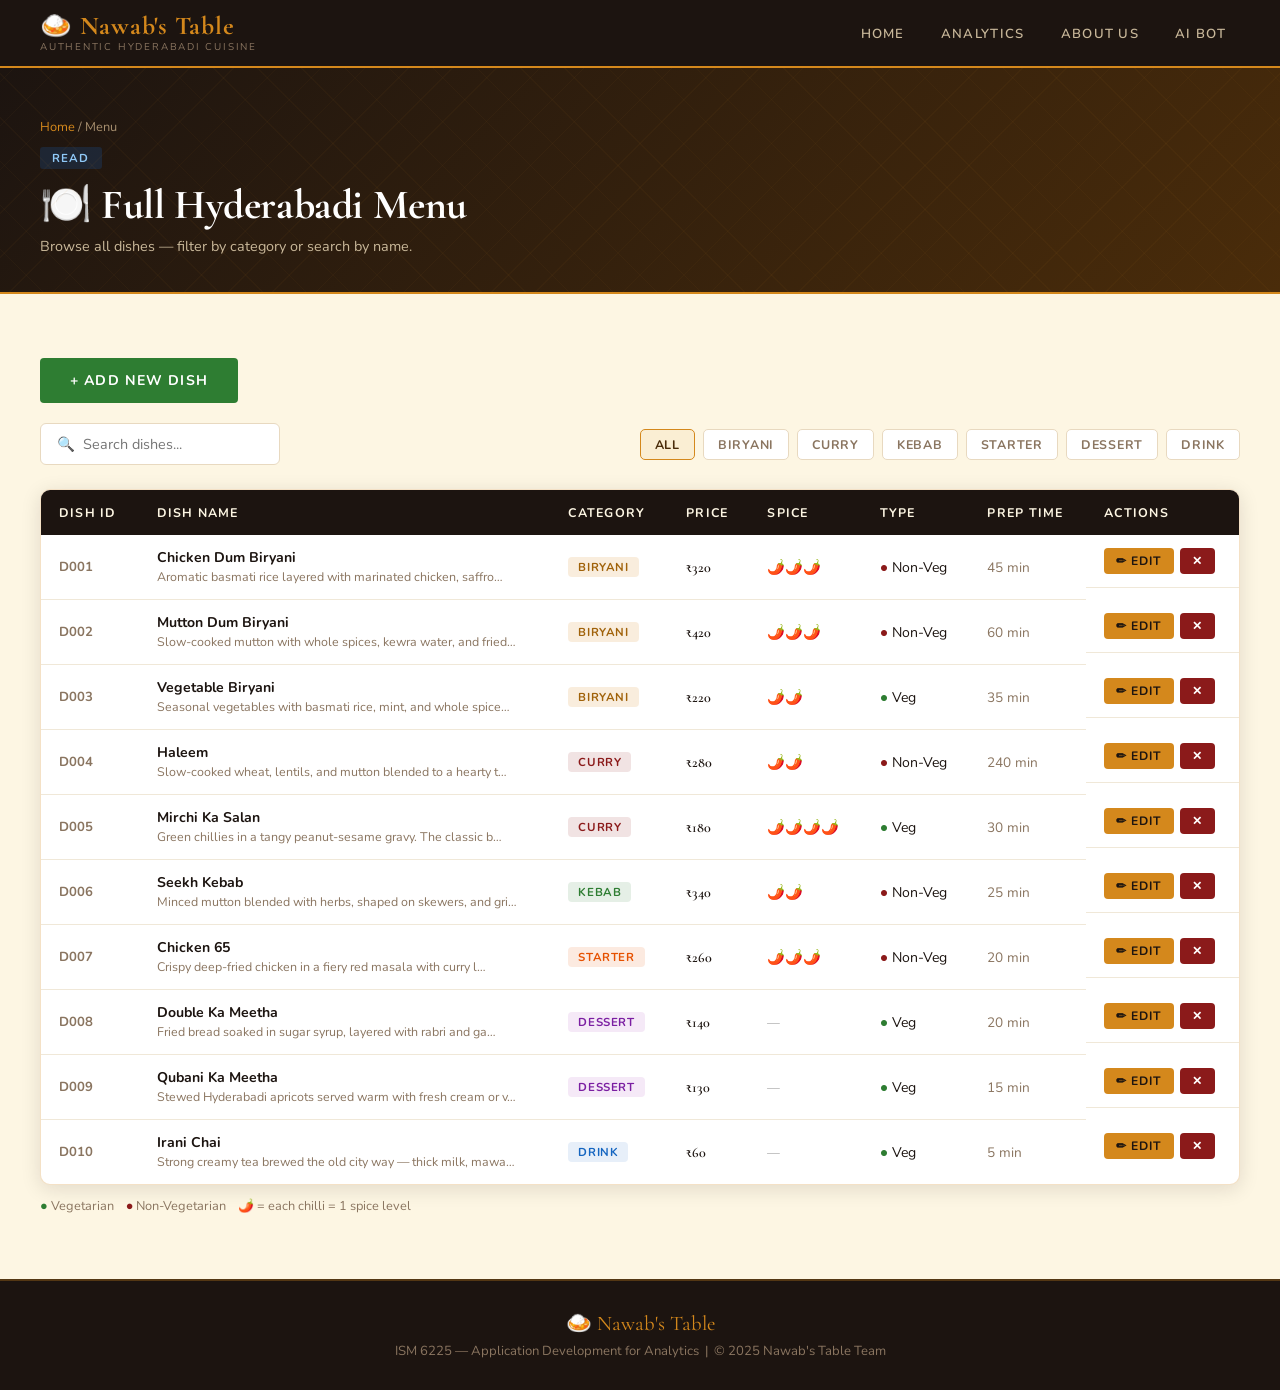
<file: read.html>
<!DOCTYPE html>
<html lang="en">
<head>
  <meta charset="UTF-8"/>
  <meta name="viewport" content="width=device-width, initial-scale=1.0"/>
  <title>Nawab's Table | Full Menu</title>
  <link rel="stylesheet" href="style.css"/>
  <style>
    .toolbar {
      display: flex;
      gap: 12px;
      margin-bottom: 24px;
      flex-wrap: wrap;
      align-items: center;
      justify-content: space-between;
    }
    .search-box {
      padding: 10px 16px;
      border: 1.5px solid #e8d9c0;
      border-radius: 6px;
      font-family: 'Nunito', sans-serif;
      font-size: 0.9rem;
      color: var(--charcoal);
      background: var(--white);
      outline: none;
      width: 240px;
    }
    .search-box:focus { border-color: var(--saffron); }

    .filter-row { display: flex; gap: 8px; flex-wrap: wrap; }
    .f-btn {
      background: var(--white);
      border: 1.5px solid #e8d9c0;
      border-radius: 5px;
      padding: 6px 14px;
      font-family: 'Nunito', sans-serif;
      font-size: 0.78rem;
      font-weight: 700;
      letter-spacing: 0.06em;
      text-transform: uppercase;
      cursor: pointer;
      color: var(--muted);
      transition: all 0.2s;
    }
    .f-btn:hover, .f-btn.active {
      border-color: var(--saffron);
      color: var(--brown);
      background: rgba(212,136,28,0.08);
    }
    .add-btn-row { margin-bottom: 20px; }
    .action-btns a {
      font-size: 0.8rem;
      padding: 6px 14px;
    }
    .veg-dot { color: #2E7D32; font-weight: 900; }
    .nonveg-dot { color: var(--deep-red); font-weight: 900; }
  </style>
</head>
<body>

  <nav>
    <a class="nav-logo" href="index.html">
      <span>
        <span class="logo-text">🍛 Nawab's Table</span>
        <span class="logo-sub">Authentic Hyderabadi Cuisine</span>
      </span>
    </a>
    <ul>
      <li><a href="index.html">Home</a></li>
      <li><a href="charts.html">Analytics</a></li>
      <li><a href="about.html">About Us</a></li>
      <li><a href="mybot.html">AI Bot</a></li>
    </ul>
  </nav>

  <div class="page-header">
    <div class="breadcrumb"><a href="index.html">Home</a> / Menu</div>
    <span class="badge badge-read">READ</span>
    <h1>🍽️ Full Hyderabadi Menu</h1>
    <p style="color:#c9b89a;margin-top:6px;font-size:0.9rem;">Browse all dishes — filter by category or search by name.</p>
  </div>

  <div class="section">

    <div class="add-btn-row">
      <a href="create.html" class="btn btn-create">+ Add New Dish</a>
    </div>

    <!-- TOOLBAR -->
    <div class="toolbar">
      <input class="search-box" type="text" placeholder="🔍  Search dishes..." oninput="filterDishes(this.value)"/>
      <div class="filter-row">
        <button class="f-btn active" onclick="setFilter('All', this)">All</button>
        <button class="f-btn" onclick="setFilter('Biryani', this)">Biryani</button>
        <button class="f-btn" onclick="setFilter('Curry', this)">Curry</button>
        <button class="f-btn" onclick="setFilter('Kebab', this)">Kebab</button>
        <button class="f-btn" onclick="setFilter('Starter', this)">Starter</button>
        <button class="f-btn" onclick="setFilter('Dessert', this)">Dessert</button>
        <button class="f-btn" onclick="setFilter('Drink', this)">Drink</button>
      </div>
    </div>

    <!-- TABLE -->
    <div class="table-wrap" id="menuTableWrap">
      <table>
        <thead>
          <tr>
            <th>Dish ID</th>
            <th>Dish Name</th>
            <th>Category</th>
            <th>Price</th>
            <th>Spice</th>
            <th>Type</th>
            <th>Prep Time</th>
            <th>Actions</th>
          </tr>
        </thead>
        <tbody id="menuBody"></tbody>
      </table>
    </div>

    <p style="margin-top:12px;font-size:0.8rem;color:var(--muted);">
      <span class="veg-dot">●</span> Vegetarian &nbsp;&nbsp;
      <span class="nonveg-dot">●</span> Non-Vegetarian &nbsp;&nbsp;
      🌶️ = each chilli = 1 spice level
    </p>

  </div>

  <footer>
    <div class="footer-logo">🍛 Nawab's Table</div>
    <p>ISM 6225 — Application Development for Analytics &nbsp;|&nbsp; © 2025 Nawab's Table Team</p>
  </footer>

  <script>
    const dishes = [
      { id:'D001', name:'Chicken Dum Biryani',  cat:'Biryani', price:320, spice:3, veg:false, prep:45,  desc:'Aromatic basmati rice layered with marinated chicken, saffron, and caramelised onions.' },
      { id:'D002', name:'Mutton Dum Biryani',    cat:'Biryani', price:420, spice:3, veg:false, prep:60,  desc:'Slow-cooked mutton with whole spices, kewra water, and fried onion garnish.' },
      { id:'D003', name:'Vegetable Biryani',     cat:'Biryani', price:220, spice:2, veg:true,  prep:35,  desc:'Seasonal vegetables with basmati rice, mint, and whole spices. A vegetarian classic.' },
      { id:'D004', name:'Haleem',                cat:'Curry',   price:280, spice:2, veg:false, prep:240, desc:'Slow-cooked wheat, lentils, and mutton blended to a hearty thick stew.' },
      { id:'D005', name:'Mirchi Ka Salan',       cat:'Curry',   price:180, spice:4, veg:true,  prep:30,  desc:'Green chillies in a tangy peanut-sesame gravy. The classic biryani companion.' },
      { id:'D006', name:'Seekh Kebab',           cat:'Kebab',   price:340, spice:2, veg:false, prep:25,  desc:'Minced mutton blended with herbs, shaped on skewers, and grilled over charcoal.' },
      { id:'D007', name:'Chicken 65',            cat:'Starter', price:260, spice:3, veg:false, prep:20,  desc:'Crispy deep-fried chicken in a fiery red masala with curry leaves and green chillies.' },
      { id:'D008', name:'Double Ka Meetha',      cat:'Dessert', price:140, spice:0, veg:true,  prep:20,  desc:'Fried bread soaked in sugar syrup, layered with rabri and garnished with dry fruits.' },
      { id:'D009', name:'Qubani Ka Meetha',      cat:'Dessert', price:130, spice:0, veg:true,  prep:15,  desc:'Stewed Hyderabadi apricots served warm with fresh cream or vanilla ice cream.' },
      { id:'D010', name:'Irani Chai',            cat:'Drink',   price:60,  spice:0, veg:true,  prep:5,   desc:'Strong creamy tea brewed the old city way — thick milk, mawa, and cardamom.' },
    ];

    const catColors = {
      Biryani:'tag-biryani', Curry:'tag-curry', Kebab:'tag-kebab',
      Starter:'tag-starter', Dessert:'tag-dessert', Drink:'tag-drink'
    };

    let activeFilter = 'All';
    let searchTerm   = '';

    function spiceChillis(n) {
      if (n === 0) return '<span style="color:#aaa;font-size:0.8rem;">—</span>';
      return '🌶️'.repeat(n);
    }

    function render() {
      const filtered = dishes.filter(d => {
        const matchCat    = activeFilter === 'All' || d.cat === activeFilter;
        const matchSearch = d.name.toLowerCase().includes(searchTerm.toLowerCase());
        return matchCat && matchSearch;
      });

      const tbody = document.getElementById('menuBody');
      tbody.innerHTML = filtered.map(d => `
        <tr>
          <td style="color:var(--muted);font-weight:700;font-size:0.82rem;">${d.id}</td>
          <td>
            <strong>${d.name}</strong><br/>
            <span style="color:var(--muted);font-size:0.78rem;">${d.desc.substring(0,60)}…</span>
          </td>
          <td><span class="tag ${catColors[d.cat]}">${d.cat}</span></td>
          <td class="price-col">₹${d.price}</td>
          <td style="font-size:0.9rem;">${spiceChillis(d.spice)}</td>
          <td>
            ${d.veg
              ? '<span class="veg-dot">●</span> Veg'
              : '<span class="nonveg-dot">●</span> Non-Veg'}
          </td>
          <td style="color:var(--muted);font-size:0.85rem;">${d.prep} min</td>
          <td class="action-btns" style="display:flex;gap:6px;">
            <a href="update.html" class="btn btn-update" style="font-size:0.76rem;padding:5px 12px;">✏ Edit</a>
            <a href="delete.html" class="btn btn-delete" style="font-size:0.76rem;padding:5px 12px;">✕</a>
          </td>
        </tr>
      `).join('');
    }

    function setFilter(f, btn) {
      activeFilter = f;
      document.querySelectorAll('.f-btn').forEach(b => b.classList.remove('active'));
      btn.classList.add('active');
      render();
    }

    function filterDishes(val) {
      searchTerm = val;
      render();
    }

    render();
  </script>

</body>
</html>
</file>
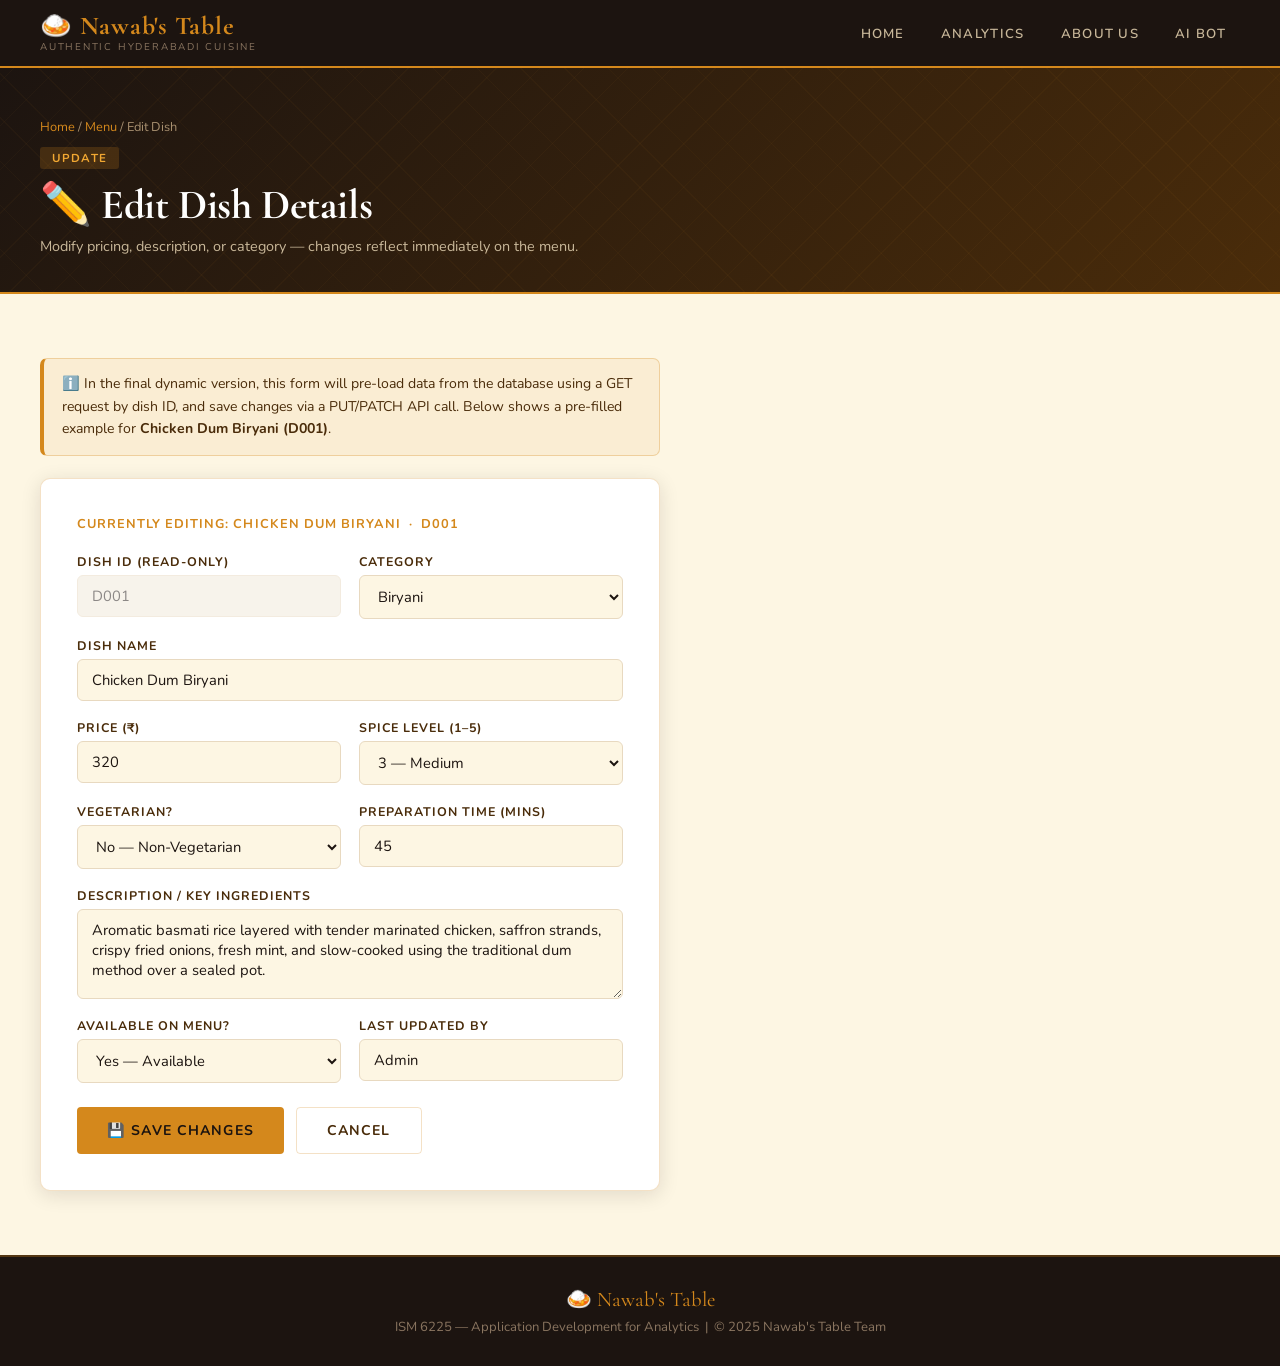
<file: update.html>
<!DOCTYPE html>
<html lang="en">
<head>
  <meta charset="UTF-8"/>
  <meta name="viewport" content="width=device-width, initial-scale=1.0"/>
  <title>Nawab's Table | Edit Dish</title>
  <link rel="stylesheet" href="style.css"/>
</head>
<body>

  <nav>
    <a class="nav-logo" href="index.html">
      <span>
        <span class="logo-text">🍛 Nawab's Table</span>
        <span class="logo-sub">Authentic Hyderabadi Cuisine</span>
      </span>
    </a>
    <ul>
      <li><a href="index.html">Home</a></li>
      <li><a href="charts.html">Analytics</a></li>
      <li><a href="about.html">About Us</a></li>
      <li><a href="mybot.html">AI Bot</a></li>
    </ul>
  </nav>

  <div class="page-header">
    <div class="breadcrumb"><a href="index.html">Home</a> / <a href="read.html">Menu</a> / Edit Dish</div>
    <span class="badge badge-update">UPDATE</span>
    <h1>✏️ Edit Dish Details</h1>
    <p style="color:#c9b89a;margin-top:6px;font-size:0.9rem;">Modify pricing, description, or category — changes reflect immediately on the menu.</p>
  </div>

  <div class="section" style="max-width:700px;">

    <div class="info-box">
      ℹ️ In the final dynamic version, this form will pre-load data from the database using a GET request by dish ID, and save changes via a PUT/PATCH API call. Below shows a pre-filled example for <strong>Chicken Dum Biryani (D001)</strong>.
    </div>

    <div class="form-card">
      <p style="font-size:0.8rem;color:var(--saffron);font-weight:700;text-transform:uppercase;letter-spacing:0.08em;margin-bottom:20px;">
        Currently Editing: Chicken Dum Biryani &nbsp;·&nbsp; D001
      </p>

      <div class="form-grid-2">

        <div class="form-group">
          <label>Dish ID (read-only)</label>
          <input type="text" value="D001" readonly
            style="opacity:0.5; cursor:not-allowed; background:#f0e8d8;"/>
        </div>

        <div class="form-group">
          <label>Category</label>
          <select>
            <option selected>Biryani</option>
            <option>Curry</option>
            <option>Kebab</option>
            <option>Starter</option>
            <option>Dessert</option>
            <option>Drink</option>
          </select>
        </div>

        <div class="form-group span2">
          <label>Dish Name</label>
          <input type="text" value="Chicken Dum Biryani"/>
        </div>

        <div class="form-group">
          <label>Price (₹)</label>
          <input type="number" value="320"/>
        </div>

        <div class="form-group">
          <label>Spice Level (1–5)</label>
          <select>
            <option value="1">1 — Very Mild</option>
            <option value="2">2 — Mild</option>
            <option value="3" selected>3 — Medium</option>
            <option value="4">4 — Hot</option>
            <option value="5">5 — Extra Hot</option>
          </select>
        </div>

        <div class="form-group">
          <label>Vegetarian?</label>
          <select>
            <option value="no" selected>No — Non-Vegetarian</option>
            <option value="yes">Yes — Vegetarian</option>
          </select>
        </div>

        <div class="form-group">
          <label>Preparation Time (mins)</label>
          <input type="number" value="45"/>
        </div>

        <div class="form-group span2">
          <label>Description / Key Ingredients</label>
          <textarea>Aromatic basmati rice layered with tender marinated chicken, saffron strands, crispy fried onions, fresh mint, and slow-cooked using the traditional dum method over a sealed pot.</textarea>
        </div>

        <div class="form-group">
          <label>Available on Menu?</label>
          <select>
            <option value="yes" selected>Yes — Available</option>
            <option value="no">No — Temporarily Unavailable</option>
          </select>
        </div>

        <div class="form-group">
          <label>Last Updated By</label>
          <input type="text" placeholder="Your name" value="Admin"/>
        </div>

      </div>

      <div class="form-actions">
        <button class="btn btn-update" onclick="handleSave()">💾 Save Changes</button>
        <a href="read.html" class="btn btn-outline-gold" style="color:var(--brown);border-color:var(--border);">Cancel</a>
      </div>

      <div class="success-msg" id="successMsg">
        ✅ Dish D001 updated successfully!
      </div>
    </div>

  </div>

  <footer>
    <div class="footer-logo">🍛 Nawab's Table</div>
    <p>ISM 6225 — Application Development for Analytics &nbsp;|&nbsp; © 2025 Nawab's Table Team</p>
  </footer>

  <script>
    function handleSave() {
      document.getElementById('successMsg').style.display = 'block';
    }
  </script>

</body>
</html>
</file>
<file: style.css>
/* =============================================
   NAWAB'S TABLE — Hyderabadi Restaurant
   Shared Stylesheet
   ============================================= */

@import url('https://fonts.googleapis.com/css2?family=Cormorant+Garamond:ital,wght@0,400;0,600;0,700;1,400;1,600&family=Nunito:wght@300;400;500;600&display=swap');

:root {
  --saffron:   #D4881C;
  --saffron-lt:#F2A832;
  --deep-red:  #8B1A1A;
  --cream:     #FDF6E3;
  --cream-dk:  #F5EAC8;
  --charcoal:  #1C1410;
  --brown:     #4A2C0A;
  --muted:     #8A7560;
  --white:     #FFFFFF;
  --border:    rgba(212,136,28,0.25);
  --shadow:    0 4px 20px rgba(28,20,16,0.12);
}

/* RESET */
*, *::before, *::after { box-sizing: border-box; margin: 0; padding: 0; }
html { scroll-behavior: smooth; }
body {
  font-family: 'Nunito', sans-serif;
  background: var(--cream);
  color: var(--charcoal);
  overflow-x: hidden;
}

/* =============================================
   ORNAMENT DIVIDER
   ============================================= */
.ornament {
  text-align: center;
  color: var(--saffron);
  font-size: 1.4rem;
  letter-spacing: 0.4rem;
  margin: 10px 0;
  opacity: 0.7;
}

/* =============================================
   NAVBAR
   ============================================= */
nav {
  background: var(--charcoal);
  padding: 0 40px;
  display: flex;
  justify-content: space-between;
  align-items: center;
  height: 68px;
  position: sticky;
  top: 0;
  z-index: 999;
  border-bottom: 2px solid var(--saffron);
}

.nav-logo {
  display: flex;
  align-items: center;
  gap: 10px;
  text-decoration: none;
}

.nav-logo .logo-text {
  font-family: 'Cormorant Garamond', serif;
  font-size: 1.6rem;
  font-weight: 700;
  color: var(--saffron);
  letter-spacing: 0.03em;
  line-height: 1;
}

.nav-logo .logo-sub {
  font-size: 0.62rem;
  color: var(--muted);
  letter-spacing: 0.18em;
  text-transform: uppercase;
  display: block;
}

nav ul {
  list-style: none;
  display: flex;
  gap: 8px;
}

nav ul li a {
  color: #c9b89a;
  text-decoration: none;
  font-size: 0.82rem;
  font-weight: 600;
  letter-spacing: 0.1em;
  text-transform: uppercase;
  padding: 6px 14px;
  border-radius: 4px;
  transition: all 0.2s;
}

nav ul li a:hover,
nav ul li a.active {
  color: var(--saffron);
  background: rgba(212,136,28,0.1);
}

/* =============================================
   HERO
   ============================================= */
.hero {
  background: linear-gradient(160deg, var(--charcoal) 0%, var(--brown) 100%);
  color: var(--white);
  padding: 90px 40px 80px;
  text-align: center;
  position: relative;
  overflow: hidden;
}

/* geometric tile overlay */
.hero::before {
  content: '';
  position: absolute;
  inset: 0;
  background-image:
    repeating-linear-gradient(45deg, transparent, transparent 30px, rgba(212,136,28,0.04) 30px, rgba(212,136,28,0.04) 31px),
    repeating-linear-gradient(-45deg, transparent, transparent 30px, rgba(212,136,28,0.04) 30px, rgba(212,136,28,0.04) 31px);
  pointer-events: none;
}

.hero-tag {
  display: inline-block;
  border: 1px solid rgba(212,136,28,0.5);
  color: var(--saffron-lt);
  font-size: 0.72rem;
  letter-spacing: 0.22em;
  text-transform: uppercase;
  padding: 5px 18px;
  border-radius: 2px;
  margin-bottom: 22px;
}

.hero h1 {
  font-family: 'Cormorant Garamond', serif;
  font-size: clamp(2.8rem, 7vw, 5.5rem);
  font-weight: 700;
  line-height: 1.05;
  letter-spacing: -0.01em;
  margin-bottom: 8px;
}

.hero h1 em {
  color: var(--saffron);
  font-style: italic;
}

.hero .tagline {
  font-size: 0.95rem;
  color: #c9b89a;
  letter-spacing: 0.08em;
  margin-bottom: 28px;
}

.hero p {
  font-size: 1.05rem;
  color: #bfad97;
  max-width: 560px;
  margin: 0 auto 36px;
  line-height: 1.75;
}

.hero-btns { display: flex; gap: 14px; justify-content: center; flex-wrap: wrap; }

/* =============================================
   BUTTONS
   ============================================= */
.btn {
  display: inline-block;
  padding: 13px 30px;
  border-radius: 4px;
  font-family: 'Nunito', sans-serif;
  font-weight: 700;
  font-size: 0.88rem;
  letter-spacing: 0.08em;
  text-transform: uppercase;
  text-decoration: none;
  cursor: pointer;
  border: none;
  transition: all 0.22s;
}

.btn-gold {
  background: var(--saffron);
  color: var(--charcoal);
}
.btn-gold:hover {
  background: var(--saffron-lt);
  transform: translateY(-2px);
  box-shadow: 0 6px 20px rgba(212,136,28,0.35);
}

.btn-outline-gold {
  background: transparent;
  color: var(--saffron-lt);
  border: 1.5px solid rgba(212,136,28,0.6);
}
.btn-outline-gold:hover {
  background: rgba(212,136,28,0.1);
  border-color: var(--saffron);
}

/* CRUD colours */
.btn-create  { background: #2E7D32; color: #fff; }
.btn-create:hover  { background: #388E3C; transform:translateY(-2px); }
.btn-read    { background: #1565C0; color: #fff; }
.btn-read:hover    { background: #1976D2; transform:translateY(-2px); }
.btn-update  { background: var(--saffron); color: var(--charcoal); }
.btn-update:hover  { background: var(--saffron-lt); transform:translateY(-2px); }
.btn-delete  { background: var(--deep-red); color: #fff; }
.btn-delete:hover  { background: #A52020; transform:translateY(-2px); }

/* =============================================
   STATS BAND
   ============================================= */
.stats-band {
  background: var(--deep-red);
  display: grid;
  grid-template-columns: repeat(4, 1fr);
  border-top: 2px solid rgba(212,136,28,0.4);
  border-bottom: 2px solid rgba(212,136,28,0.4);
}

.stat-item {
  padding: 22px 10px;
  text-align: center;
  border-right: 1px solid rgba(212,136,28,0.2);
}
.stat-item:last-child { border-right: none; }
.stat-num {
  font-family: 'Cormorant Garamond', serif;
  font-size: 2rem;
  font-weight: 700;
  color: var(--saffron-lt);
}
.stat-label {
  font-size: 0.72rem;
  letter-spacing: 0.12em;
  text-transform: uppercase;
  color: #d4b896;
  margin-top: 3px;
}

/* =============================================
   CRUD SECTION
   ============================================= */
.crud-section {
  background: var(--charcoal);
  padding: 60px 40px;
  text-align: center;
}

.crud-section .sec-label {
  font-size: 0.72rem;
  letter-spacing: 0.2em;
  text-transform: uppercase;
  color: var(--saffron);
  margin-bottom: 8px;
}

.crud-section h2 {
  font-family: 'Cormorant Garamond', serif;
  font-size: 2rem;
  color: var(--cream);
  margin-bottom: 8px;
}

.crud-section p {
  color: var(--muted);
  font-size: 0.9rem;
  margin-bottom: 32px;
}

.crud-grid {
  display: grid;
  grid-template-columns: repeat(4, 1fr);
  gap: 16px;
  max-width: 900px;
  margin: 0 auto;
}

.crud-card {
  border: 1px solid rgba(255,255,255,0.07);
  border-radius: 8px;
  padding: 28px 20px 22px;
  text-decoration: none;
  color: var(--cream);
  background: rgba(255,255,255,0.03);
  transition: all 0.22s;
  display: block;
}

.crud-card:hover {
  border-color: var(--saffron);
  background: rgba(212,136,28,0.07);
  transform: translateY(-4px);
}

.crud-card .c-icon { font-size: 1.8rem; margin-bottom: 10px; }
.crud-card h3 { font-size: 0.95rem; font-weight: 700; margin-bottom: 6px; }
.crud-card p  { font-size: 0.8rem; color: var(--muted); line-height: 1.5; }

/* =============================================
   SECTION GENERIC
   ============================================= */
.section {
  padding: 64px 40px;
}

.sec-label {
  font-size: 0.72rem;
  letter-spacing: 0.2em;
  text-transform: uppercase;
  color: var(--saffron);
  margin-bottom: 6px;
}

.sec-title {
  font-family: 'Cormorant Garamond', serif;
  font-size: 2.2rem;
  font-weight: 700;
  margin-bottom: 6px;
  letter-spacing: -0.01em;
}

.sec-sub {
  color: var(--muted);
  font-size: 0.9rem;
  line-height: 1.7;
  max-width: 560px;
  margin-bottom: 36px;
}

/* Feature cards */
.feat-grid {
  display: grid;
  grid-template-columns: repeat(auto-fit, minmax(220px, 1fr));
  gap: 18px;
}

.feat-card {
  background: var(--white);
  border: 1px solid var(--border);
  border-radius: 8px;
  padding: 28px 22px;
  transition: all 0.22s;
  box-shadow: var(--shadow);
}

.feat-card:hover {
  transform: translateY(-4px);
  box-shadow: 0 8px 30px rgba(28,20,16,0.15);
  border-color: var(--saffron);
}

.feat-card .icon { font-size: 1.8rem; margin-bottom: 12px; }
.feat-card h3 { font-size: 1rem; font-weight: 700; margin-bottom: 7px; }
.feat-card p  { color: var(--muted); font-size: 0.86rem; line-height: 1.6; }

/* =============================================
   PAGE HEADER (inner pages)
   ============================================= */
.page-header {
  background: linear-gradient(135deg, var(--charcoal), var(--brown));
  color: var(--white);
  padding: 50px 40px 36px;
  border-bottom: 2px solid var(--saffron);
  position: relative;
  overflow: hidden;
}

.page-header::before {
  content: '';
  position: absolute; inset: 0;
  background-image:
    repeating-linear-gradient(45deg, transparent, transparent 30px, rgba(212,136,28,0.04) 30px, rgba(212,136,28,0.04) 31px),
    repeating-linear-gradient(-45deg, transparent, transparent 30px, rgba(212,136,28,0.04) 30px, rgba(212,136,28,0.04) 31px);
  pointer-events: none;
}

.breadcrumb {
  font-size: 0.8rem;
  color: #a89070;
  margin-bottom: 10px;
}

.breadcrumb a { color: var(--saffron); text-decoration: none; }

.page-header .badge {
  display: inline-block;
  border-radius: 3px;
  padding: 3px 12px;
  font-size: 0.72rem;
  font-weight: 700;
  letter-spacing: 0.1em;
  text-transform: uppercase;
  margin-bottom: 10px;
}

.badge-create { background: rgba(46,125,50,0.2);  color: #81C784; }
.badge-read   { background: rgba(21,101,192,0.2); color: #90CAF9; }
.badge-update { background: rgba(212,136,28,0.2); color: var(--saffron-lt); }
.badge-delete { background: rgba(139,26,26,0.2);  color: #EF9A9A; }

.page-header h1 {
  font-family: 'Cormorant Garamond', serif;
  font-size: 2.6rem;
  font-weight: 700;
  letter-spacing: -0.01em;
}

/* =============================================
   TABLE
   ============================================= */
.table-wrap {
  background: var(--white);
  border: 1px solid var(--border);
  border-radius: 10px;
  overflow: hidden;
  box-shadow: var(--shadow);
}

.table-wrap table {
  width: 100%;
  border-collapse: collapse;
}

.table-wrap thead {
  background: var(--charcoal);
  color: var(--cream);
}

.table-wrap th {
  padding: 14px 18px;
  text-align: left;
  font-size: 0.78rem;
  font-weight: 700;
  letter-spacing: 0.1em;
  text-transform: uppercase;
}

.table-wrap td {
  padding: 13px 18px;
  font-size: 0.88rem;
  border-bottom: 1px solid #f0e8d8;
  color: var(--charcoal);
}

.table-wrap tbody tr:last-child td { border-bottom: none; }
.table-wrap tbody tr:hover { background: #fdf5e4; }

.tag {
  display: inline-block;
  border-radius: 4px;
  padding: 2px 10px;
  font-size: 0.72rem;
  font-weight: 700;
  text-transform: uppercase;
  letter-spacing: 0.05em;
}

.tag-biryani  { background: rgba(212,136,28,0.15); color: #A0620A; }
.tag-curry    { background: rgba(139,26,26,0.12);  color: var(--deep-red); }
.tag-kebab    { background: rgba(46,125,50,0.12);  color: #2E7D32; }
.tag-dessert  { background: rgba(156,39,176,0.1);  color: #7B1FA2; }
.tag-drink    { background: rgba(21,101,192,0.1);  color: #1565C0; }
.tag-starter  { background: rgba(230,81,0,0.12);   color: #E65100; }

.price-col { font-family: 'Cormorant Garamond', serif; font-size: 1rem; color: var(--saffron); font-weight: 600; }

/* =============================================
   FORM CARD
   ============================================= */
.form-card {
  background: var(--white);
  border: 1px solid var(--border);
  border-radius: 10px;
  padding: 36px;
  max-width: 640px;
  box-shadow: var(--shadow);
}

.form-grid-2 {
  display: grid;
  grid-template-columns: 1fr 1fr;
  gap: 18px;
}

.form-group { display: flex; flex-direction: column; gap: 5px; }
.form-group.span2 { grid-column: 1 / -1; }

.form-group label {
  font-size: 0.78rem;
  font-weight: 700;
  letter-spacing: 0.08em;
  text-transform: uppercase;
  color: var(--brown);
}

.form-group input,
.form-group select,
.form-group textarea {
  padding: 10px 14px;
  border: 1.5px solid #e8d9c0;
  border-radius: 6px;
  font-family: 'Nunito', sans-serif;
  font-size: 0.92rem;
  color: var(--charcoal);
  background: var(--cream);
  transition: border-color 0.2s;
  outline: none;
}

.form-group input:focus,
.form-group select:focus,
.form-group textarea:focus {
  border-color: var(--saffron);
  background: #fffdf7;
}

.form-group textarea { resize: vertical; min-height: 90px; }
.form-group select option { background: white; }

.form-actions { display: flex; gap: 12px; margin-top: 24px; flex-wrap: wrap; }

.success-msg {
  display: none;
  background: rgba(46,125,50,0.1);
  border: 1px solid rgba(46,125,50,0.3);
  border-radius: 7px;
  padding: 12px 18px;
  color: #2E7D32;
  margin-top: 14px;
  font-weight: 600;
  font-size: 0.9rem;
}

/* =============================================
   TEAM CARDS
   ============================================= */
.team-grid {
  display: grid;
  grid-template-columns: repeat(auto-fit, minmax(220px, 1fr));
  gap: 18px;
  margin-bottom: 50px;
}

.team-card {
  background: var(--white);
  border: 1px solid var(--border);
  border-radius: 10px;
  padding: 28px 22px;
  text-align: center;
  box-shadow: var(--shadow);
  transition: transform 0.2s;
}

.team-card:hover { transform: translateY(-4px); }

.avatar {
  width: 64px; height: 64px;
  border-radius: 50%;
  display: flex; align-items: center; justify-content: center;
  font-family: 'Cormorant Garamond', serif;
  font-size: 1.6rem; font-weight: 700;
  margin: 0 auto 14px;
  color: white;
  border: 2px solid rgba(212,136,28,0.3);
}

.team-card h3 { font-size: 1rem; font-weight: 700; margin-bottom: 3px; }
.team-card .role { font-size: 0.78rem; color: var(--saffron); font-weight: 700; letter-spacing: 0.06em; text-transform: uppercase; margin-bottom: 10px; }
.team-card p { color: var(--muted); font-size: 0.83rem; line-height: 1.6; }
.team-card ul { color: var(--muted); font-size: 0.82rem; text-align: left; margin-top: 8px; padding-left: 16px; line-height: 1.8; }

/* =============================================
   INFO / WARNING BOXES
   ============================================= */
.info-box {
  background: rgba(212,136,28,0.08);
  border: 1px solid rgba(212,136,28,0.3);
  border-left: 4px solid var(--saffron);
  border-radius: 7px;
  padding: 14px 18px;
  font-size: 0.88rem;
  color: var(--brown);
  margin-bottom: 22px;
  line-height: 1.6;
}

.danger-box {
  background: rgba(139,26,26,0.07);
  border: 1px solid rgba(139,26,26,0.25);
  border-left: 4px solid var(--deep-red);
  border-radius: 7px;
  padding: 14px 18px;
  margin-bottom: 20px;
}

.danger-box h4 { color: var(--deep-red); font-size: 0.88rem; margin-bottom: 6px; }
.danger-box ul { color: var(--muted); font-size: 0.84rem; padding-left: 18px; line-height: 1.9; }

/* =============================================
   FOOTER
   ============================================= */
footer {
  background: var(--charcoal);
  color: var(--muted);
  text-align: center;
  padding: 30px 40px;
  font-size: 0.82rem;
  border-top: 2px solid rgba(212,136,28,0.3);
}

footer .footer-logo {
  font-family: 'Cormorant Garamond', serif;
  font-size: 1.3rem;
  color: var(--saffron);
  margin-bottom: 6px;
}

/* =============================================
   CHART PAGE SPECIFIC
   ============================================= */
.kpi-row {
  display: grid;
  grid-template-columns: repeat(4, 1fr);
  gap: 16px;
  margin-bottom: 28px;
}

.kpi-card {
  background: var(--white);
  border: 1px solid var(--border);
  border-radius: 8px;
  padding: 20px 18px;
  box-shadow: var(--shadow);
}

.kpi-card .kpi-label {
  font-size: 0.72rem;
  letter-spacing: 0.1em;
  text-transform: uppercase;
  color: var(--muted);
  margin-bottom: 6px;
}

.kpi-card .kpi-val {
  font-family: 'Cormorant Garamond', serif;
  font-size: 2rem;
  font-weight: 700;
  color: var(--saffron);
}

.kpi-card .kpi-delta {
  font-size: 0.78rem;
  margin-top: 3px;
  color: #2E7D32;
}

.charts-grid {
  display: grid;
  grid-template-columns: 2fr 1fr;
  gap: 20px;
  margin-bottom: 20px;
}

.chart-card {
  background: var(--white);
  border: 1px solid var(--border);
  border-radius: 10px;
  padding: 24px;
  box-shadow: var(--shadow);
}

.chart-card.full { grid-column: 1 / -1; }

.chart-card .chart-title { font-weight: 700; font-size: 0.95rem; margin-bottom: 3px; }
.chart-card .chart-sub   { color: var(--muted); font-size: 0.8rem; margin-bottom: 18px; }

/* =============================================
   RESPONSIVE
   ============================================= */
@media (max-width: 900px) {
  .stats-band  { grid-template-columns: repeat(2, 1fr); }
  .crud-grid   { grid-template-columns: repeat(2, 1fr); }
  .kpi-row     { grid-template-columns: repeat(2, 1fr); }
  .charts-grid { grid-template-columns: 1fr; }
  nav { padding: 0 20px; }
  .section, .crud-section { padding-left: 20px; padding-right: 20px; }
  .page-header { padding-left: 20px; padding-right: 20px; }
}

@media (max-width: 600px) {
  nav ul { display: none; }
  .hero { padding: 60px 20px; }
  .hero h1 { font-size: 2.4rem; }
  .crud-grid { grid-template-columns: 1fr 1fr; }
  .form-grid-2 { grid-template-columns: 1fr; }
  .stats-band { grid-template-columns: repeat(2, 1fr); }
}
</file>
